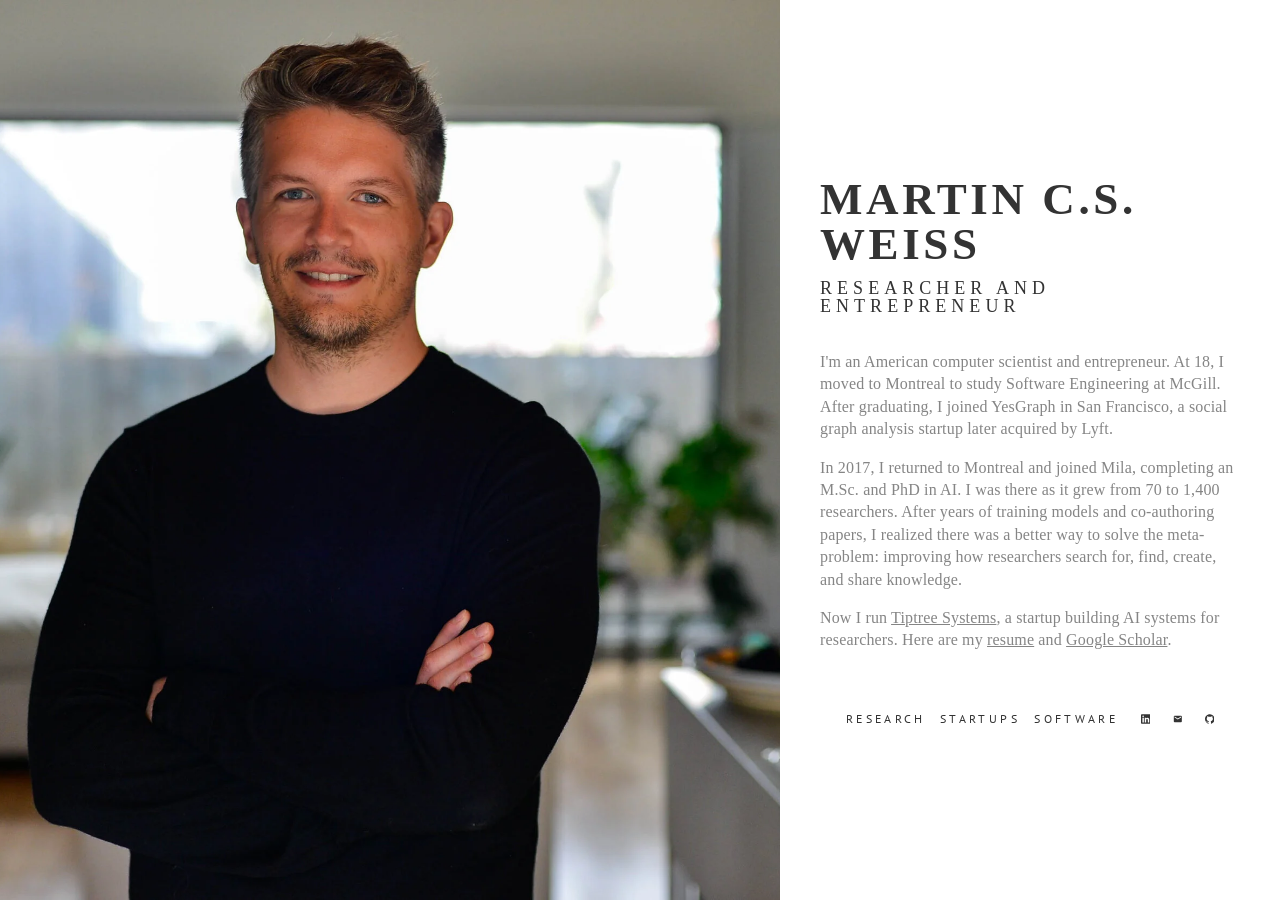
<file: index.html>
<!DOCTYPE html>
<html lang="en">
<head>
  <meta charset="UTF-8">
  <meta name="viewport" content="width=device-width, initial-scale=1.0">
  <title>Martin C.S. Weiss</title>
  <link rel="stylesheet" href="css/style.css">
</head>
<body class="homepage">

  <div class="homepage-layout">

  <div class="hero-image">
    <img src="images/profile.jpg" alt="Martin C.S. Weiss">
  </div>

  <div class="content-block">
    <h1 class="name-title">MARTIN C.S. WEISS</h1>
    <h1 class="subtitle">RESEARCHER AND ENTREPRENEUR</h1>

    <div class="bio">
      <p>I'm an American computer scientist and entrepreneur. At 18, I moved to Montreal to study Software Engineering at McGill. After graduating, I joined YesGraph in San Francisco, a social graph analysis startup later acquired by Lyft.</p>
      <p>In 2017, I returned to Montreal and joined Mila, completing an M.Sc. and PhD in AI. I was there as it grew from 70 to 1,400 researchers. After years of training models and co-authoring papers, I realized there was a better way to solve the meta-problem: improving how researchers search for, find, create, and share knowledge.</p>
      <p>Now I run <a href="https://tiptreesystems.com/">Tiptree Systems</a>, a startup building AI systems for researchers. Here are my <a href="Martin_Weiss_Resume.pdf">resume</a> and <a href="https://scholar.google.ca/citations?hl=en&user=t7lQYWwAAAAJ">Google Scholar</a>.</p>
    </div>

    <div class="bottom-nav">
      <a href="research.html">Research</a>
      <a href="startups.html">Startups</a>
      <a href="software.html">Software</a>

      <span class="social-icons">
        <a href="https://www.linkedin.com/in/martin-weiss-6240703a" target="_blank" rel="noopener" aria-label="LinkedIn">
          <svg xmlns="http://www.w3.org/2000/svg" viewBox="0 0 24 24"><path d="M20.447 20.452h-3.554v-5.569c0-1.328-.027-3.037-1.852-3.037-1.853 0-2.136 1.445-2.136 2.939v5.667H9.351V9h3.414v1.561h.046c.477-.9 1.637-1.85 3.37-1.85 3.601 0 4.267 2.37 4.267 5.455v6.286zM5.337 7.433a2.062 2.062 0 01-2.063-2.065 2.064 2.064 0 112.063 2.065zm1.782 13.019H3.555V9h3.564v11.452zM22.225 0H1.771C.792 0 0 .774 0 1.729v20.542C0 23.227.792 24 1.771 24h20.451C23.2 24 24 23.227 24 22.271V1.729C24 .774 23.2 0 22.222 0h.003z"/></svg>
        </a>
        <a href="mailto:Martin.clyde.weiss@gmail.com" aria-label="Email">
          <svg xmlns="http://www.w3.org/2000/svg" viewBox="0 0 24 24"><path d="M20 4H4c-1.1 0-2 .9-2 2v12c0 1.1.9 2 2 2h16c1.1 0 2-.9 2-2V6c0-1.1-.9-2-2-2zm0 4l-8 5-8-5V6l8 5 8-5v2z"/></svg>
        </a>
        <a href="https://github.com/mweiss17" target="_blank" rel="noopener" aria-label="GitHub">
          <svg xmlns="http://www.w3.org/2000/svg" viewBox="0 0 24 24"><path d="M12 .297c-6.63 0-12 5.373-12 12 0 5.303 3.438 9.8 8.205 11.385.6.113.82-.258.82-.577 0-.285-.01-1.04-.015-2.04-3.338.724-4.042-1.61-4.042-1.61C4.422 18.07 3.633 17.7 3.633 17.7c-1.087-.744.084-.729.084-.729 1.205.084 1.838 1.236 1.838 1.236 1.07 1.835 2.809 1.305 3.495.998.108-.776.417-1.305.76-1.605-2.665-.3-5.466-1.332-5.466-5.93 0-1.31.465-2.38 1.235-3.22-.135-.303-.54-1.523.105-3.176 0 0 1.005-.322 3.3 1.23.96-.267 1.98-.399 3-.405 1.02.006 2.04.138 3 .405 2.28-1.552 3.285-1.23 3.285-1.23.645 1.653.24 2.873.12 3.176.765.84 1.23 1.91 1.23 3.22 0 4.61-2.805 5.625-5.475 5.92.42.36.81 1.096.81 2.22 0 1.606-.015 2.896-.015 3.286 0 .315.21.69.825.57C20.565 22.092 24 17.592 24 12.297c0-6.627-5.373-12-12-12"/></svg>
        </a>
      </span>
    </div>
  </div>

  </div><!-- .homepage-layout -->

</body>
</html>
</file>
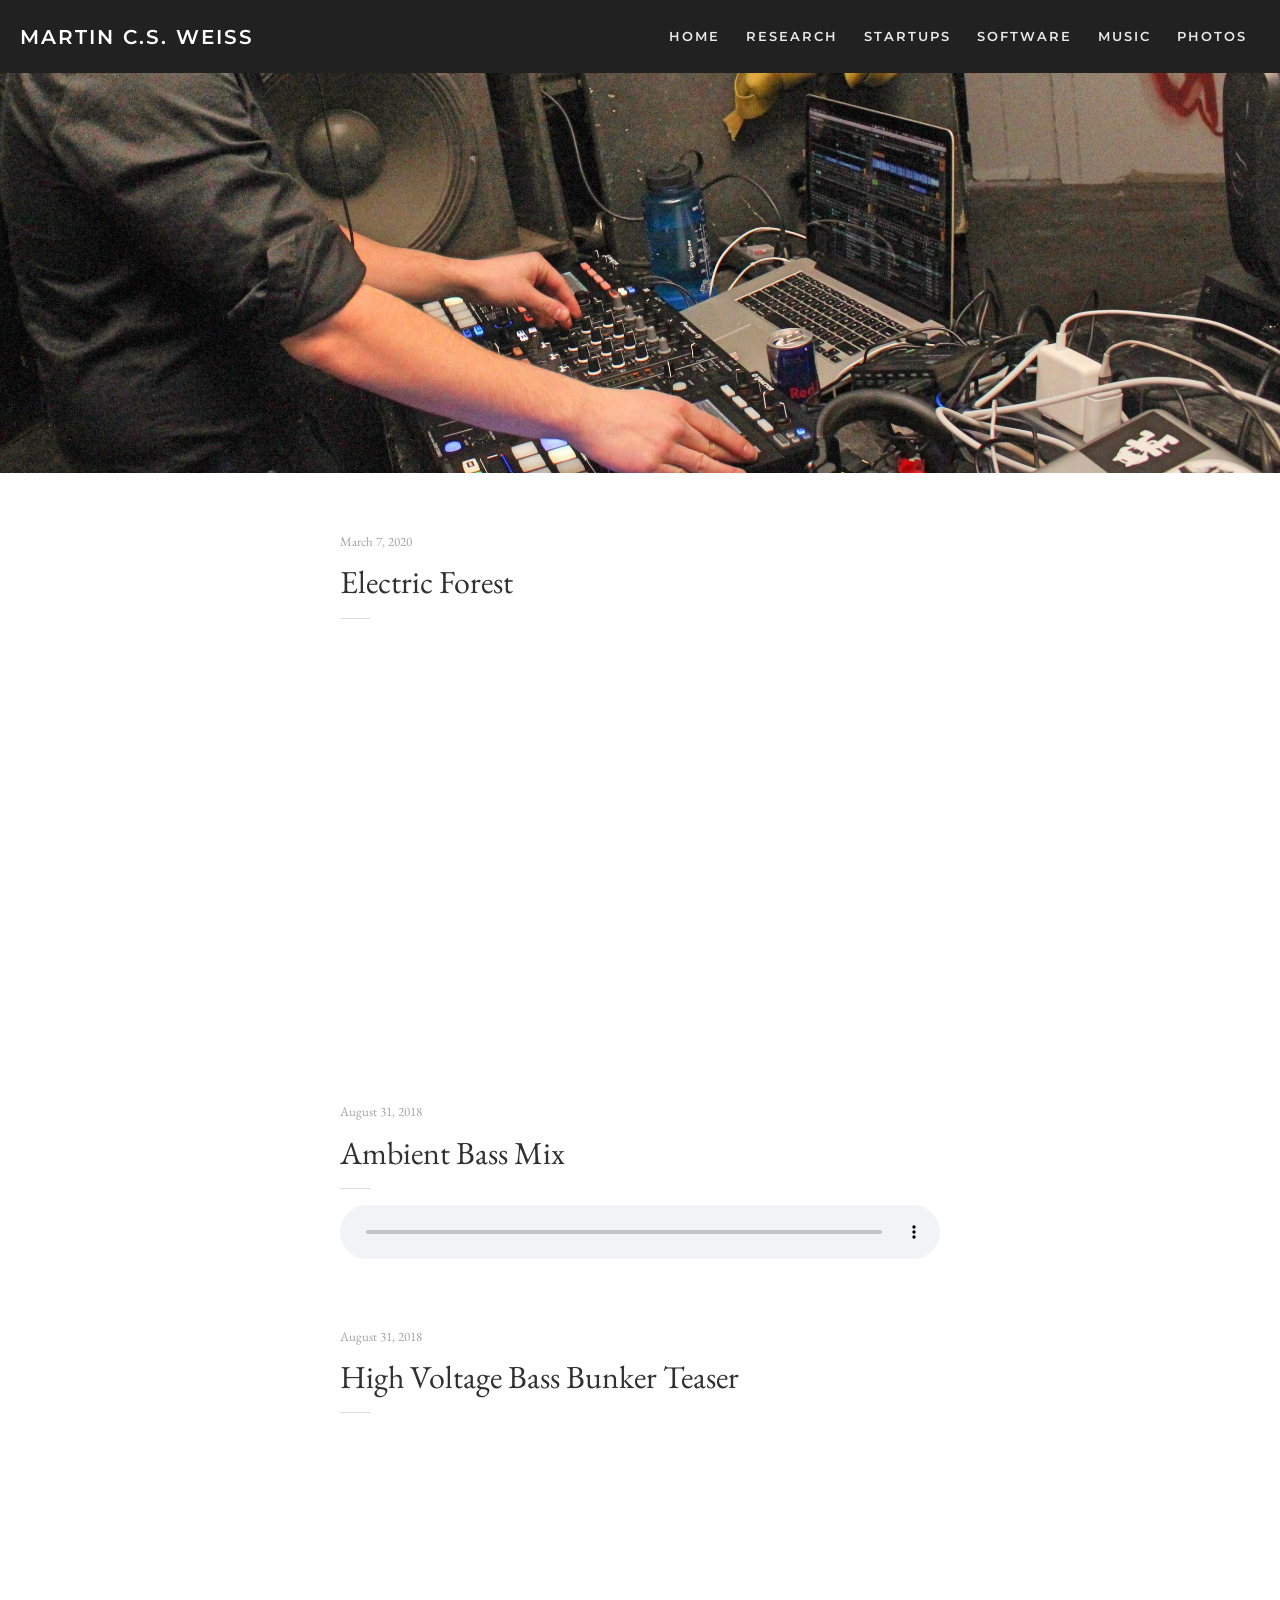
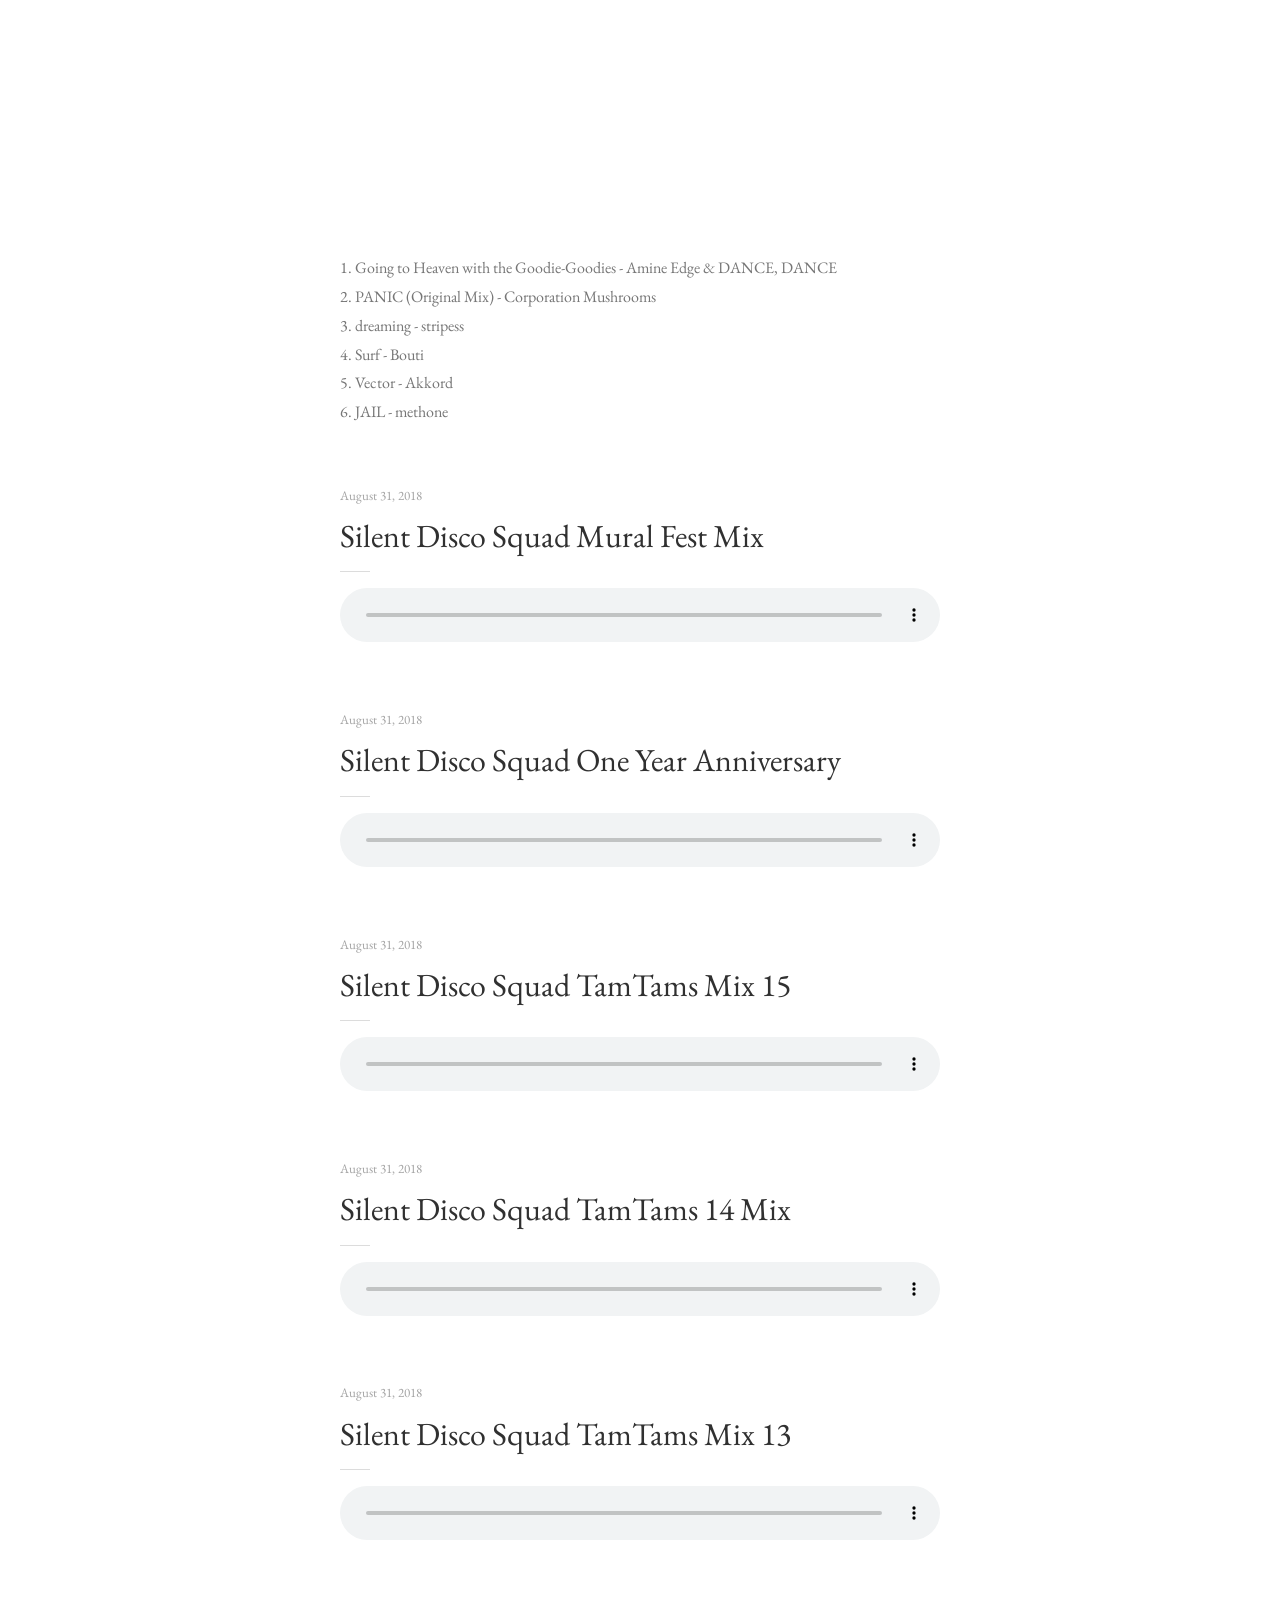
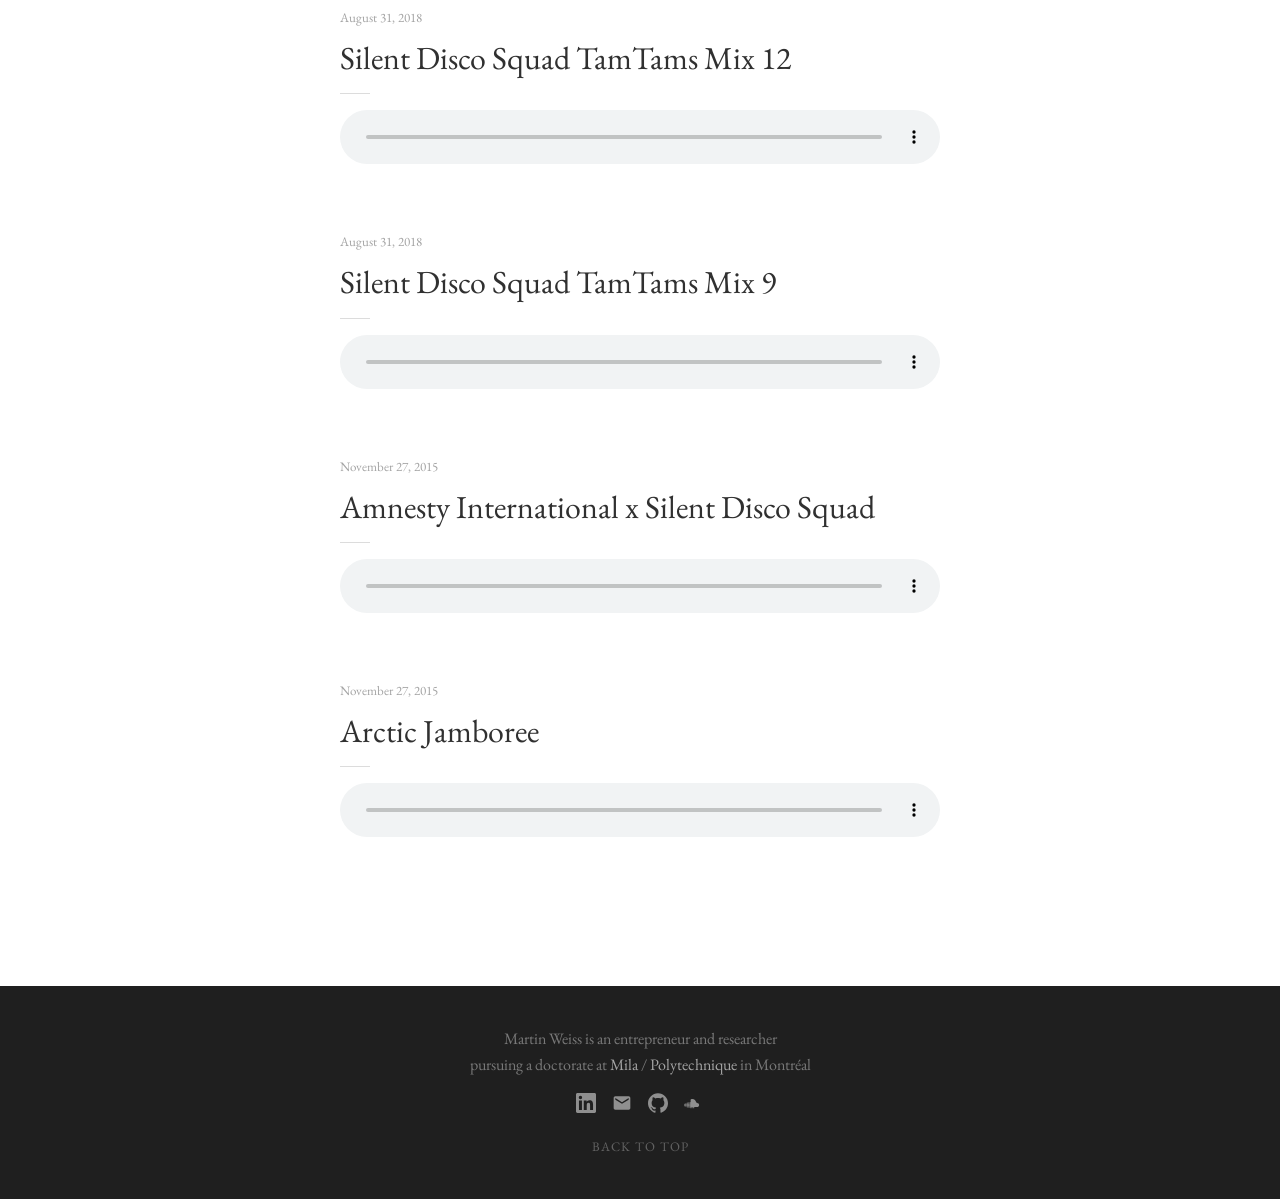
<file: mixing.html>
<!DOCTYPE html>
<html lang="en">
<head>
  <meta charset="UTF-8">
  <meta name="viewport" content="width=device-width, initial-scale=1.0">
  <title>Mixing — Martin C.S. Weiss</title>
  <link rel="stylesheet" href="css/style.css">
</head>
<body>

  <!-- Header -->
  <header class="site-header" id="header">
    <a href="index.html" class="site-title">Martin C.S. Weiss</a>
    <button class="menu-toggle" onclick="document.querySelector('.site-header nav').classList.toggle('open')">
      <span></span><span></span><span></span>
    </button>
    <nav>
      <a href="index.html">Home</a>
      <a href="research.html">Research</a>
      <a href="startups.html">Startups</a>
      <a href="software.html">Software</a>
      <div class="dropdown">
        <a href="#">Music</a>
        <div class="dropdown-menu">
          <a href="production.html">Production</a>
          <a href="mixing.html">Mixing</a>
        </div>
      </div>
      <div class="dropdown">
        <a href="#">Photos</a>
        <div class="dropdown-menu">
          <a href="new-gallery.html">Martin</a>
          <a href="colorado-2018-1.html">Colorado 2018</a>
          <a href="mila.html">Mila</a>
        </div>
      </div>
    </nav>
  </header>

  <!-- Banner -->
  <div class="banner">
    <img src="images/mixing-banner.jpg" alt="Mixing">
  </div>

  <!-- Content -->
  <div class="page-content">
    <div class="blog-list">

      <!-- Electric Forest -->
      <div class="blog-entry">
        <div class="entry-date">March 7, 2020</div>
        <h2 class="entry-title">Electric Forest</h2>
        <div class="entry-separator"></div>
        <div class="soundcloud-embed">
          <iframe scrolling="no" frameborder="no" allow="autoplay" src="https://w.soundcloud.com/player/?url=https%3A//api.soundcloud.com/tracks/213178510&color=%23ff5500&auto_play=false&hide_related=false&show_comments=true&show_user=true&show_reposts=false&show_teaser=true&visual=true"></iframe>
        </div>
      </div>

      <!-- Ambient Bass Mix -->
      <div class="blog-entry">
        <div class="entry-date">August 31, 2018</div>
        <h2 class="entry-title">Ambient Bass Mix</h2>
        <div class="entry-separator"></div>
        <div class="audio-player">
          <audio controls>
            <source src="https://s3-us-west-1.amazonaws.com/martin-weiss-me-music/Martin+Music/AmbientBassMix.mp3" type="audio/mpeg">
          </audio>
        </div>
      </div>

      <!-- High Voltage Bass Bunker Teaser -->
      <div class="blog-entry">
        <div class="entry-date">August 31, 2018</div>
        <h2 class="entry-title">High Voltage Bass Bunker Teaser</h2>
        <div class="entry-separator"></div>
        <div class="soundcloud-embed">
          <iframe scrolling="no" frameborder="no" allow="autoplay" src="https://w.soundcloud.com/player/?url=https%3A//api.soundcloud.com/tracks/415104876&color=%23ff5500&auto_play=false&hide_related=false&show_comments=true&show_user=true&show_reposts=false&show_teaser=true&visual=true"></iframe>
        </div>
        <div class="tracklist">1. Going to Heaven with the Goodie-Goodies - Amine Edge & DANCE, DANCE
2. PANIC (Original Mix) - Corporation Mushrooms
3. dreaming - stripess
4. Surf - Bouti
5. Vector - Akkord
6. JAIL - methone</div>
      </div>

      <!-- Silent Disco Squad Mural Fest Mix -->
      <div class="blog-entry">
        <div class="entry-date">August 31, 2018</div>
        <h2 class="entry-title">Silent Disco Squad Mural Fest Mix</h2>
        <div class="entry-separator"></div>
        <div class="audio-player">
          <audio controls>
            <source src="https://s3-us-west-1.amazonaws.com/martin-weiss-me-music/Martin+Music/SDSxMural-Mix.mp3" type="audio/mpeg">
          </audio>
        </div>
      </div>

      <!-- Silent Disco Squad One Year Anniversary -->
      <div class="blog-entry">
        <div class="entry-date">August 31, 2018</div>
        <h2 class="entry-title">Silent Disco Squad One Year Anniversary</h2>
        <div class="entry-separator"></div>
        <div class="audio-player">
          <audio controls>
            <source src="https://s3-us-west-1.amazonaws.com/martin-weiss-me-music/Martin+Music/SDS+One+Year+Anniversary.wav" type="audio/wav">
          </audio>
        </div>
      </div>

      <!-- Silent Disco Squad TamTams Mix 15 -->
      <div class="blog-entry">
        <div class="entry-date">August 31, 2018</div>
        <h2 class="entry-title">Silent Disco Squad TamTams Mix 15</h2>
        <div class="entry-separator"></div>
        <div class="audio-player">
          <audio controls>
            <source src="https://s3-us-west-1.amazonaws.com/martin-weiss-me-music/Martin+Music/TamTams+15.mp3" type="audio/mpeg">
          </audio>
        </div>
      </div>

      <!-- Silent Disco Squad TamTams 14 Mix -->
      <div class="blog-entry">
        <div class="entry-date">August 31, 2018</div>
        <h2 class="entry-title">Silent Disco Squad TamTams 14 Mix</h2>
        <div class="entry-separator"></div>
        <div class="audio-player">
          <audio controls>
            <source src="https://s3-us-west-1.amazonaws.com/martin-weiss-me-music/Martin+Music/TamTams+14.mp3" type="audio/mpeg">
          </audio>
        </div>
      </div>

      <!-- Silent Disco Squad TamTams Mix 13 -->
      <div class="blog-entry">
        <div class="entry-date">August 31, 2018</div>
        <h2 class="entry-title">Silent Disco Squad TamTams Mix 13</h2>
        <div class="entry-separator"></div>
        <div class="audio-player">
          <audio controls>
            <source src="https://s3-us-west-1.amazonaws.com/martin-weiss-me-music/Martin+Music/TamTams+13.mp3" type="audio/mpeg">
          </audio>
        </div>
      </div>

      <!-- Silent Disco Squad TamTams Mix 12 -->
      <div class="blog-entry">
        <div class="entry-date">August 31, 2018</div>
        <h2 class="entry-title">Silent Disco Squad TamTams Mix 12</h2>
        <div class="entry-separator"></div>
        <div class="audio-player">
          <audio controls>
            <source src="https://s3-us-west-1.amazonaws.com/martin-weiss-me-music/Martin+Music/TamTams+12.mp3" type="audio/mpeg">
          </audio>
        </div>
      </div>

      <!-- Silent Disco Squad TamTams Mix 9 -->
      <div class="blog-entry">
        <div class="entry-date">August 31, 2018</div>
        <h2 class="entry-title">Silent Disco Squad TamTams Mix 9</h2>
        <div class="entry-separator"></div>
        <div class="audio-player">
          <audio controls>
            <source src="https://s3-us-west-1.amazonaws.com/martin-weiss-me-music/Martin+Music/TamTams+9.mp3" type="audio/mpeg">
          </audio>
        </div>
      </div>

      <!-- Amnesty International x Silent Disco Squad -->
      <div class="blog-entry">
        <div class="entry-date">November 27, 2015</div>
        <h2 class="entry-title">Amnesty International x Silent Disco Squad</h2>
        <div class="entry-separator"></div>
        <div class="audio-player">
          <audio controls>
            <source src="https://s3-us-west-1.amazonaws.com/martin-weiss-me-music/Martin+Music/AISDSMix.mp3" type="audio/mpeg">
          </audio>
        </div>
      </div>

      <!-- Arctic Jamboree -->
      <div class="blog-entry">
        <div class="entry-date">November 27, 2015</div>
        <h2 class="entry-title">Arctic Jamboree</h2>
        <div class="entry-separator"></div>
        <div class="audio-player">
          <audio controls>
            <source src="https://s3-us-west-1.amazonaws.com/martin-weiss-me-music/Martin+Music/Arctic+Jamboree+Final.mp3" type="audio/mpeg">
          </audio>
        </div>
      </div>

    </div>
  </div>

  <!-- Footer -->
  <footer class="site-footer">
    <div>Martin Weiss is an entrepreneur and researcher</div>
    <div>pursuing a doctorate at <a href="https://mila.quebec/">Mila</a> / <a href="https://polymtl.ca/">Polytechnique</a> in Montréal</div>
    <div class="footer-social">
      <a href="https://www.linkedin.com/in/martin-weiss-6240703a" target="_blank" rel="noopener" aria-label="LinkedIn">
        <svg xmlns="http://www.w3.org/2000/svg" viewBox="0 0 24 24"><path d="M20.447 20.452h-3.554v-5.569c0-1.328-.027-3.037-1.852-3.037-1.853 0-2.136 1.445-2.136 2.939v5.667H9.351V9h3.414v1.561h.046c.477-.9 1.637-1.85 3.37-1.85 3.601 0 4.267 2.37 4.267 5.455v6.286zM5.337 7.433a2.062 2.062 0 01-2.063-2.065 2.064 2.064 0 112.063 2.065zm1.782 13.019H3.555V9h3.564v11.452zM22.225 0H1.771C.792 0 0 .774 0 1.729v20.542C0 23.227.792 24 1.771 24h20.451C23.2 24 24 23.227 24 22.271V1.729C24 .774 23.2 0 22.222 0h.003z"/></svg>
      </a>
      <a href="mailto:Martin.clyde.weiss@gmail.com" aria-label="Email">
        <svg xmlns="http://www.w3.org/2000/svg" viewBox="0 0 24 24"><path d="M20 4H4c-1.1 0-2 .9-2 2v12c0 1.1.9 2 2 2h16c1.1 0 2-.9 2-2V6c0-1.1-.9-2-2-2zm0 4l-8 5-8-5V6l8 5 8-5v2z"/></svg>
      </a>
      <a href="https://github.com/mweiss17" target="_blank" rel="noopener" aria-label="GitHub">
        <svg xmlns="http://www.w3.org/2000/svg" viewBox="0 0 24 24"><path d="M12 .297c-6.63 0-12 5.373-12 12 0 5.303 3.438 9.8 8.205 11.385.6.113.82-.258.82-.577 0-.285-.01-1.04-.015-2.04-3.338.724-4.042-1.61-4.042-1.61C4.422 18.07 3.633 17.7 3.633 17.7c-1.087-.744.084-.729.084-.729 1.205.084 1.838 1.236 1.838 1.236 1.07 1.835 2.809 1.305 3.495.998.108-.776.417-1.305.76-1.605-2.665-.3-5.466-1.332-5.466-5.93 0-1.31.465-2.38 1.235-3.22-.135-.303-.54-1.523.105-3.176 0 0 1.005-.322 3.3 1.23.96-.267 1.98-.399 3-.405 1.02.006 2.04.138 3 .405 2.28-1.552 3.285-1.23 3.285-1.23.645 1.653.24 2.873.12 3.176.765.84 1.23 1.91 1.23 3.22 0 4.61-2.805 5.625-5.475 5.92.42.36.81 1.096.81 2.22 0 1.606-.015 2.896-.015 3.286 0 .315.21.69.825.57C20.565 22.092 24 17.592 24 12.297c0-6.627-5.373-12-12-12"/></svg>
      </a>
      <a href="http://soundcloud.com/rmfrstar" target="_blank" rel="noopener" aria-label="SoundCloud">
        <svg xmlns="http://www.w3.org/2000/svg" viewBox="0 0 24 24"><path d="M1.175 12.225c-.051 0-.094.046-.101.1l-.233 2.154.233 2.105c.007.058.05.098.101.098.05 0 .09-.04.099-.098l.255-2.105-.27-2.154c-.009-.057-.049-.1-.1-.1m-.899.828c-.06 0-.091.037-.104.094L0 14.479l.172 1.31c.013.06.045.094.104.094.057 0 .089-.035.104-.094l.194-1.31-.194-1.332c-.014-.057-.047-.094-.104-.094m1.79-1.065c-.067 0-.12.056-.12.12l-.238 2.373.238 2.326c0 .065.053.12.12.12s.12-.055.12-.12l.266-2.326-.266-2.373c0-.064-.053-.12-.12-.12m.899-.382c-.076 0-.138.063-.138.14l-.22 2.754.22 2.694c0 .076.062.14.138.14.075 0 .138-.064.138-.14l.248-2.694-.248-2.753c0-.077-.063-.14-.138-.14m.89-.336c-.083 0-.154.07-.154.155l-.204 3.09.204 3.015c0 .086.07.155.154.155.083 0 .154-.069.154-.155l.228-3.015-.228-3.09c0-.085-.071-.155-.154-.155m.898-.197c-.093 0-.17.079-.17.172l-.188 3.287.188 3.15c0 .095.077.172.17.172.094 0 .17-.077.17-.172l.212-3.15-.212-3.287c0-.093-.076-.172-.17-.172m.9-.192c-.102 0-.184.085-.184.19l-.172 3.478.172 3.258c0 .104.082.19.184.19.101 0 .184-.086.184-.19l.192-3.258-.192-3.478c0-.105-.083-.19-.184-.19m.9-.113c-.111 0-.2.094-.2.209l-.156 3.59.156 3.33c0 .114.089.209.2.209.11 0 .2-.095.2-.209l.176-3.33-.176-3.59c0-.115-.09-.209-.2-.209m.9-.1c-.12 0-.218.1-.218.224l-.14 3.69.14 3.397c0 .124.098.224.218.224.12 0 .218-.1.218-.224l.158-3.397-.158-3.69c0-.124-.098-.224-.218-.224m.896-.08c-.13 0-.234.11-.234.243l-.126 3.77.126 3.447c0 .133.104.243.234.243.129 0 .234-.11.234-.243l.14-3.447-.14-3.77c0-.132-.105-.243-.234-.243m.9-.04c-.14 0-.252.118-.252.26l-.11 3.81.11 3.487c0 .143.112.26.252.26.139 0 .252-.117.252-.26l.124-3.487-.124-3.81c0-.142-.113-.26-.252-.26m.9-.03c-.148 0-.268.126-.268.278l-.094 3.84.094 3.51c0 .152.12.278.268.278.148 0 .268-.126.268-.278l.106-3.51-.106-3.84c0-.152-.12-.278-.268-.278m.9 0c-.158 0-.284.134-.284.296l-.078 3.84.078 3.498c0 .162.126.296.284.296.156 0 .284-.134.284-.296l.088-3.498-.088-3.84c0-.162-.128-.296-.284-.296m.9.05c-.166 0-.3.14-.3.313l-.066 3.79.066 3.46c0 .172.134.313.3.313.166 0 .3-.14.3-.313l.074-3.46-.074-3.79c0-.173-.134-.313-.3-.313m3.732.86c-.36 0-.705.065-1.025.188-.212-2.4-2.244-4.274-4.73-4.274-.614 0-1.204.123-1.74.345-.2.082-.254.166-.254.33v8.514c0 .17.137.313.306.324h7.443c1.38 0 2.5-1.12 2.5-2.5s-1.12-2.5-2.5-2.5"/></svg>
      </a>
    </div>
    <a href="#header" class="back-to-top">Back to Top</a>
  </footer>

</body>
</html>
</file>
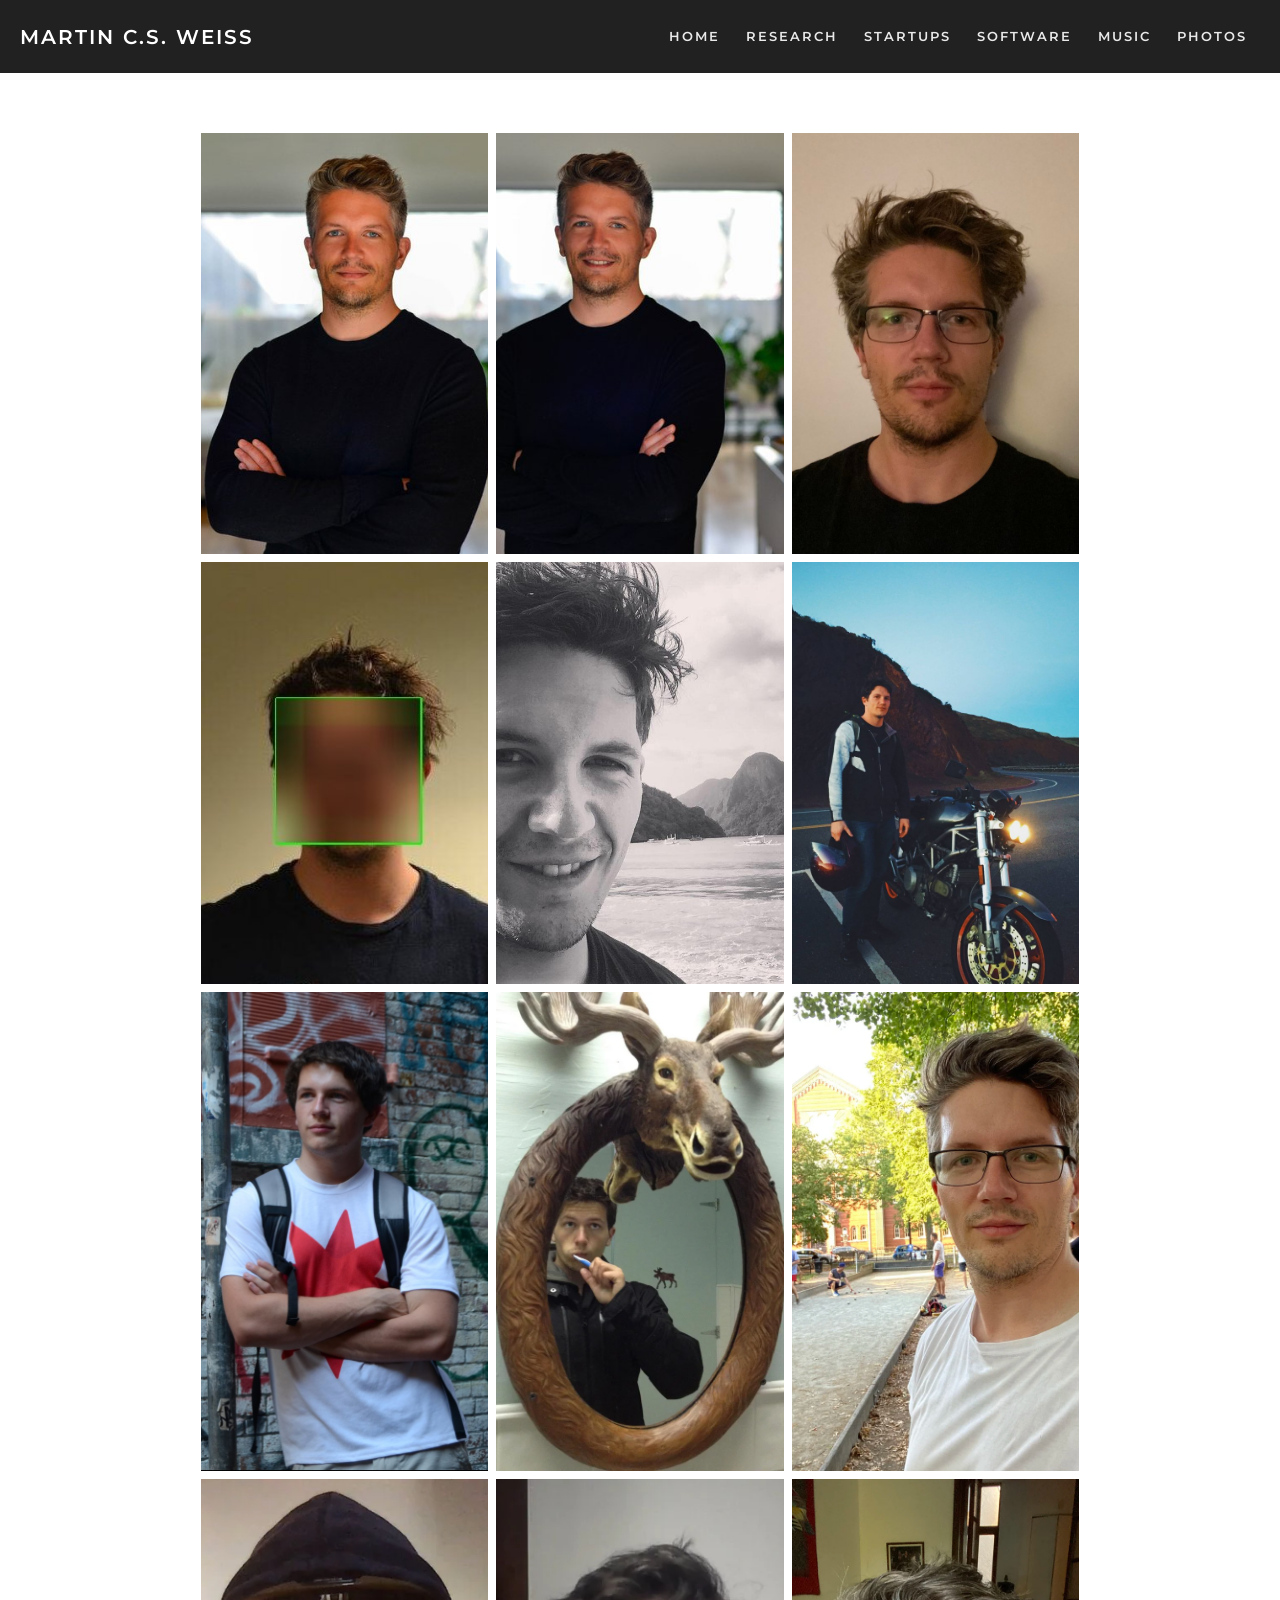
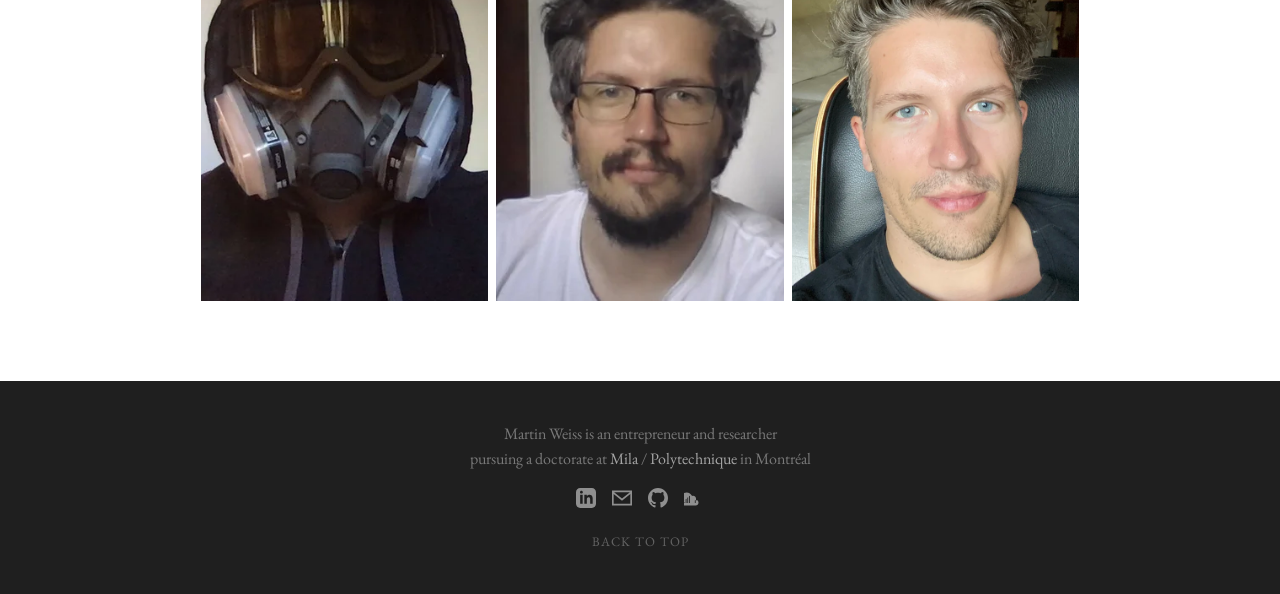
<file: photos.html>
<!DOCTYPE html>
<html lang="en">
<head>
  <meta charset="UTF-8">
  <meta name="viewport" content="width=device-width, initial-scale=1.0">
  <title>Martin — Martin C.S. Weiss</title>
  <link rel="stylesheet" href="css/style.css">
</head>
<body>

  <!-- Header -->
  <header class="site-header" id="header">
    <a href="/" class="site-title">Martin C.S. Weiss</a>
    <button class="menu-toggle" onclick="document.querySelector('.site-header nav').classList.toggle('open')">
      <span></span><span></span><span></span>
    </button>
    <nav>
      <a href="/">Home</a>
      <a href="/research">Research</a>
      <a href="/startups">Startups</a>
      <a href="/software">Software</a>
      <div class="dropdown">
        <a href="#">Music</a>
        <div class="dropdown-menu">
          <a href="/production">Production</a>
          <a href="/mixing">Mixing</a>
        </div>
      </div>
      <div class="dropdown">
        <a href="#">Photos</a>
        <div class="dropdown-menu">
          <a href="/new-gallery">Martin</a>
          <a href="/colorado-2018-1">Colorado 2018</a>
          <a href="/mila">Mila</a>
        </div>
      </div>
    </nav>
  </header>

  <!-- Page Content -->
  <div class="page-content">

    <div class="gallery-grid">

      <div class="gallery-item">
        <img src="images/photo-1.jpg" alt="Photo 1">
      </div>

      <div class="gallery-item">
        <img src="images/photo-2.jpg" alt="Photo 2">
      </div>

      <div class="gallery-item">
        <img src="images/photo-3.jpeg" alt="Martin with glasses">
        <div class="caption">Martin with glasses</div>
      </div>

      <div class="gallery-item">
        <img src="images/photo-4.jpg" alt="Anonymized">
        <div class="caption">Anonymized</div>
      </div>

      <div class="gallery-item">
        <img src="images/photo-5.jpeg" alt="Photo 5">
      </div>

      <div class="gallery-item">
        <img src="images/photo-6.jpg" alt="First visit to SF -- best roads in the world">
        <div class="caption">First visit to SF -- best roads in the world</div>
      </div>

      <div class="gallery-item">
        <img src="images/photo-7.png" alt="Helping out with a Moral Fibers Photoshoot">
        <div class="caption">Helping out with a Moral Fibers Photoshoot</div>
      </div>

      <div class="gallery-item">
        <img src="images/photo-8.jpg" alt="Photo 8">
      </div>

      <div class="gallery-item">
        <img src="images/photo-9.jpg" alt="Photo 9">
      </div>

      <div class="gallery-item">
        <img src="images/photo-10.jpg" alt="Martin preparing to venture out of Quarantine into the post-apocalyptic wasteland">
        <div class="caption">Martin preparing to venture out of Quarantine into the post-apocalyptic wasteland</div>
      </div>

      <div class="gallery-item">
        <img src="images/photo-11.jpg" alt="I grew a Quarantine beard">
        <div class="caption">I grew a Quarantine beard</div>
      </div>

      <div class="gallery-item">
        <img src="images/photo-12.jpg" alt="I removed the Quarantine beard">
        <div class="caption">I removed the Quarantine beard</div>
      </div>

    </div>

  </div>

  <!-- Footer -->
  <footer class="site-footer">
    <div>Martin Weiss is an entrepreneur and researcher</div>
    <div>pursuing a doctorate at <a href="https://mila.quebec/">Mila</a> / <a href="https://polymtl.ca/">Polytechnique</a> in Montréal</div>
    <div class="footer-social">
      <a href="https://www.linkedin.com/in/martin-weiss-6240703a" title="LinkedIn">
        <svg viewBox="0 0 24 24"><path d="M19 0h-14c-2.761 0-5 2.239-5 5v14c0 2.761 2.239 5 5 5h14c2.762 0 5-2.239 5-5v-14c0-2.761-2.238-5-5-5zm-11 19h-3v-11h3v11zm-1.5-12.268c-.966 0-1.75-.79-1.75-1.764s.784-1.764 1.75-1.764 1.75.79 1.75 1.764-.783 1.764-1.75 1.764zm13.5 12.268h-3v-5.604c0-3.368-4-3.113-4 0v5.604h-3v-11h3v1.765c1.396-2.586 7-2.777 7 2.476v6.759z"/></svg>
      </a>
      <a href="mailto:Martin.clyde.weiss@gmail.com" title="Email">
        <svg viewBox="0 0 24 24"><path d="M0 3v18h24v-18h-24zm21.518 2l-9.518 7.713-9.518-7.713h19.036zm-19.518 14v-11.817l10 8.104 10-8.104v11.817h-20z"/></svg>
      </a>
      <a href="https://github.com/mweiss17" title="GitHub">
        <svg viewBox="0 0 24 24"><path d="M12 0c-6.626 0-12 5.373-12 12 0 5.302 3.438 9.8 8.207 11.387.599.111.793-.261.793-.577v-2.234c-3.338.726-4.033-1.416-4.033-1.416-.546-1.387-1.333-1.756-1.333-1.756-1.089-.745.083-.729.083-.729 1.205.084 1.839 1.237 1.839 1.237 1.07 1.834 2.807 1.304 3.492.997.107-.775.418-1.305.762-1.604-2.665-.305-5.467-1.334-5.467-5.931 0-1.311.469-2.381 1.236-3.221-.124-.303-.535-1.524.117-3.176 0 0 1.008-.322 3.301 1.23.957-.266 1.983-.399 3.003-.404 1.02.005 2.047.138 3.006.404 2.291-1.552 3.297-1.23 3.297-1.23.653 1.653.242 2.874.118 3.176.77.84 1.235 1.911 1.235 3.221 0 4.609-2.807 5.624-5.479 5.921.43.372.823 1.102.823 2.222v3.293c0 .319.192.694.801.576 4.765-1.589 8.199-6.086 8.199-11.386 0-6.627-5.373-12-12-12z"/></svg>
      </a>
      <a href="http://soundcloud.com/rmfrstar" title="SoundCloud">
        <svg viewBox="0 0 24 24"><path d="M7 17.939h-1v-8.068c.308-.231.639-.429 1-.566v8.634zm-2 0h-1v-6.232c.304-.274.639-.514 1-.706v6.938zm-2 0h-1v-4.389c.254-.247.623-.477 1-.633v5.022zm-2 0h-1v-2.84c.218-.199.52-.373 1-.519v3.359zm13-2.56v2.56h-1v-2.56c0-.353.158-.669.408-.874.186.166.326.39.394.648.063-.01.127-.016.198-.016s.135.006.198.016c.068-.258.208-.482.394-.648.25.205.408.521.408.874zm-1-1.867v-.441c-.317.206-.585.479-.777.803-.192-.324-.46-.597-.777-.803v.441c0 .505-.183.969-.503 1.322.192.263.44.484.726.649-.074.131-.126.272-.157.419-.029.156-.045.316-.045.478v2.56h1.11v-2.56c0-.162-.016-.322-.045-.478-.031-.147-.083-.288-.157-.419.286-.165.534-.386.726-.649-.32-.353-.503-.817-.503-1.322zm-13 3.867h1v-3.472c-.457-.109-.842-.305-1-.561v4.033zm14.42-4.869c-.201-1.723-1.655-3.07-3.42-3.07-.467 0-.909.1-1.308.277-1.086-2.547-3.618-4.317-6.586-4.317-3.93 0-7.106 3.14-7.106 7.025 0 .143.004.285.013.427-.552.186-.954.695-.954 1.294v5.453c0 .762.617 1.378 1.378 1.378h17.563c1.871 0 3.401-1.53 3.401-3.401 0-1.822-1.455-3.304-3.254-3.371l.273.305z"/></svg>
      </a>
    </div>
    <a href="#header" class="back-to-top">Back to Top</a>
  </footer>

</body>
</html>
</file>
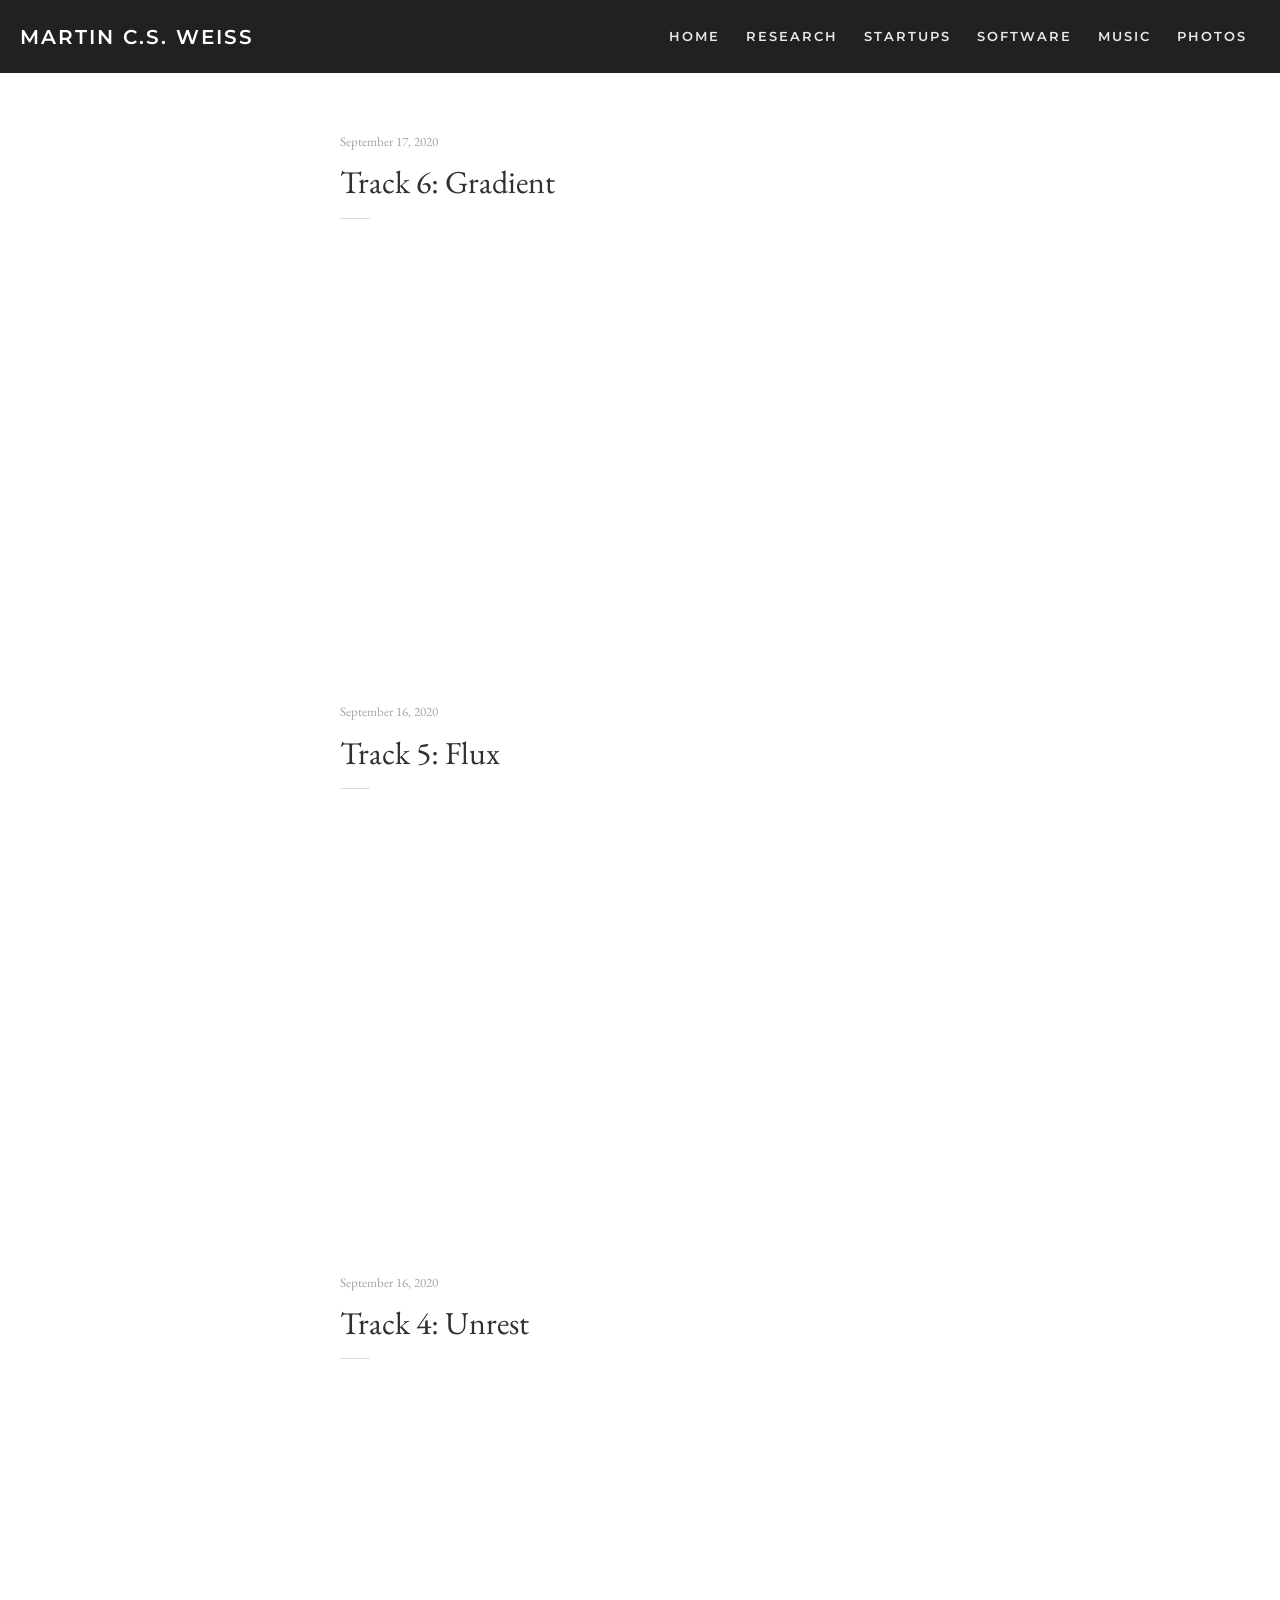
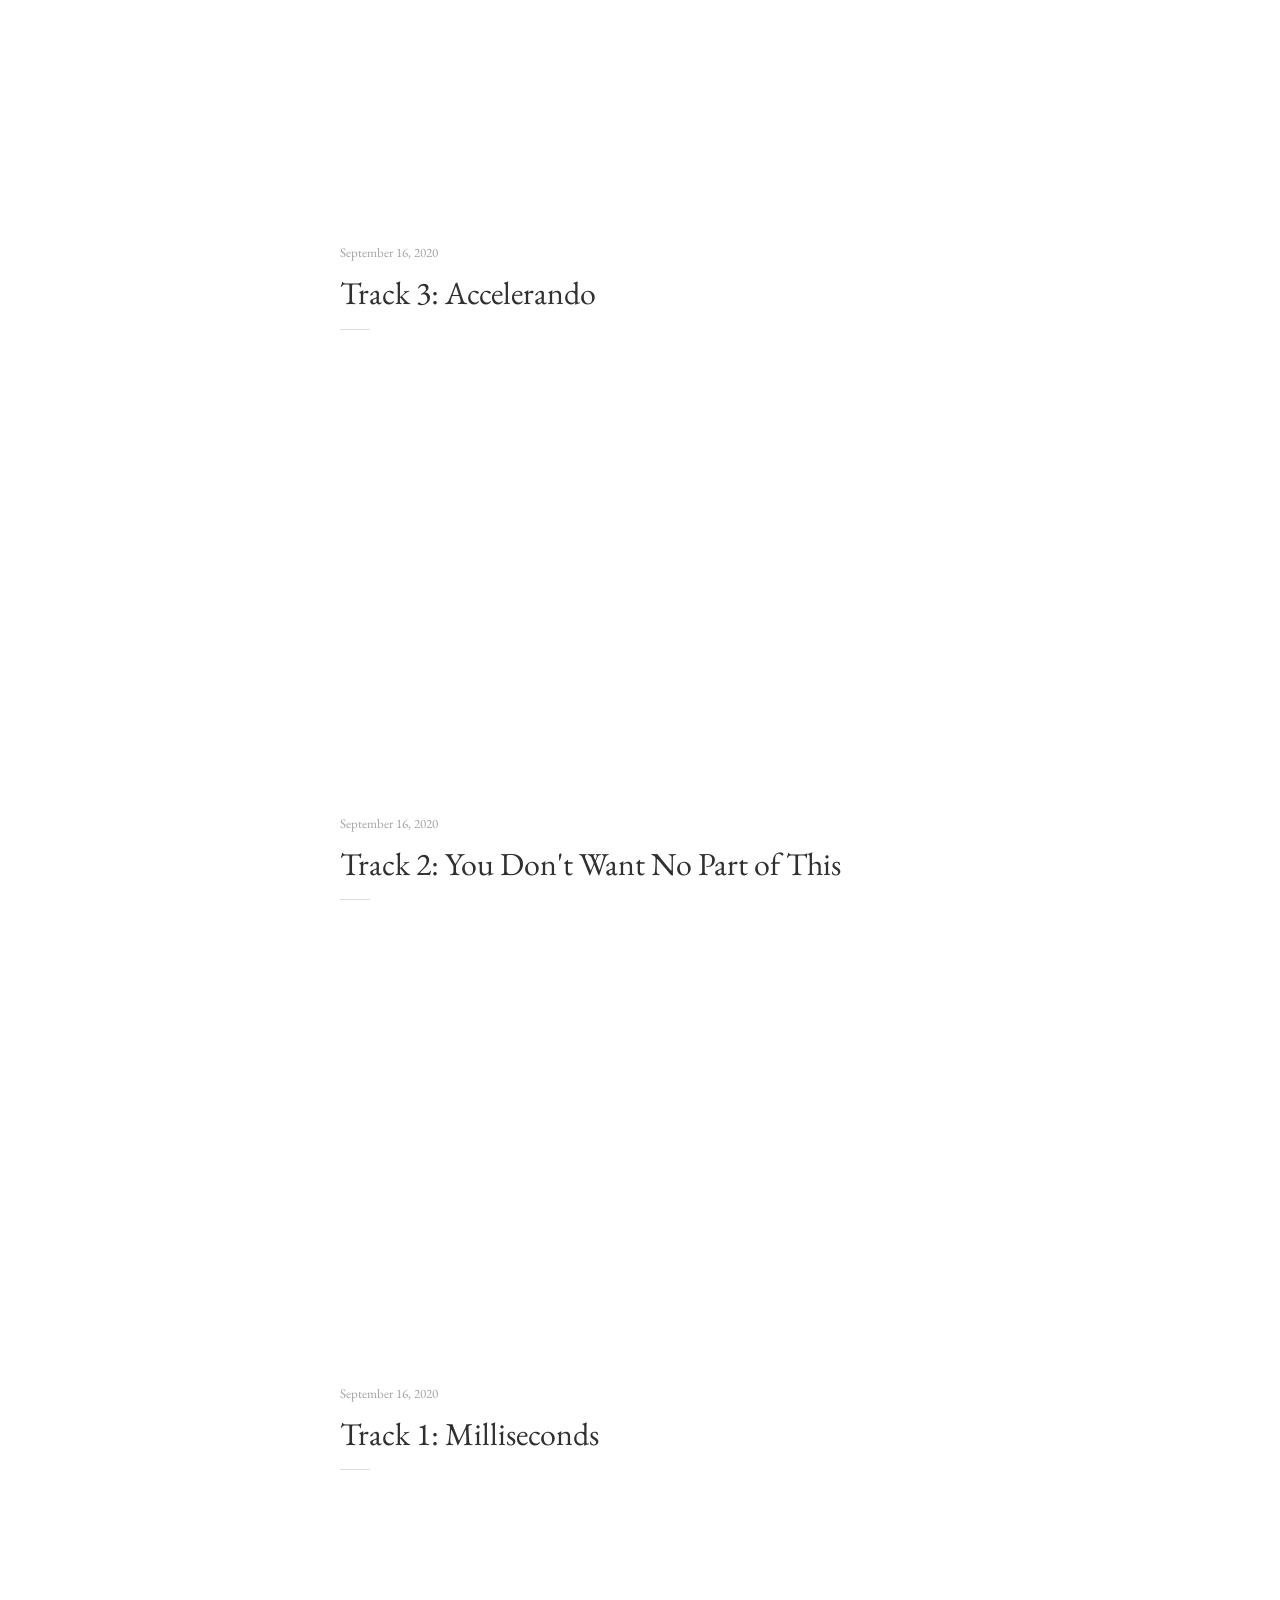
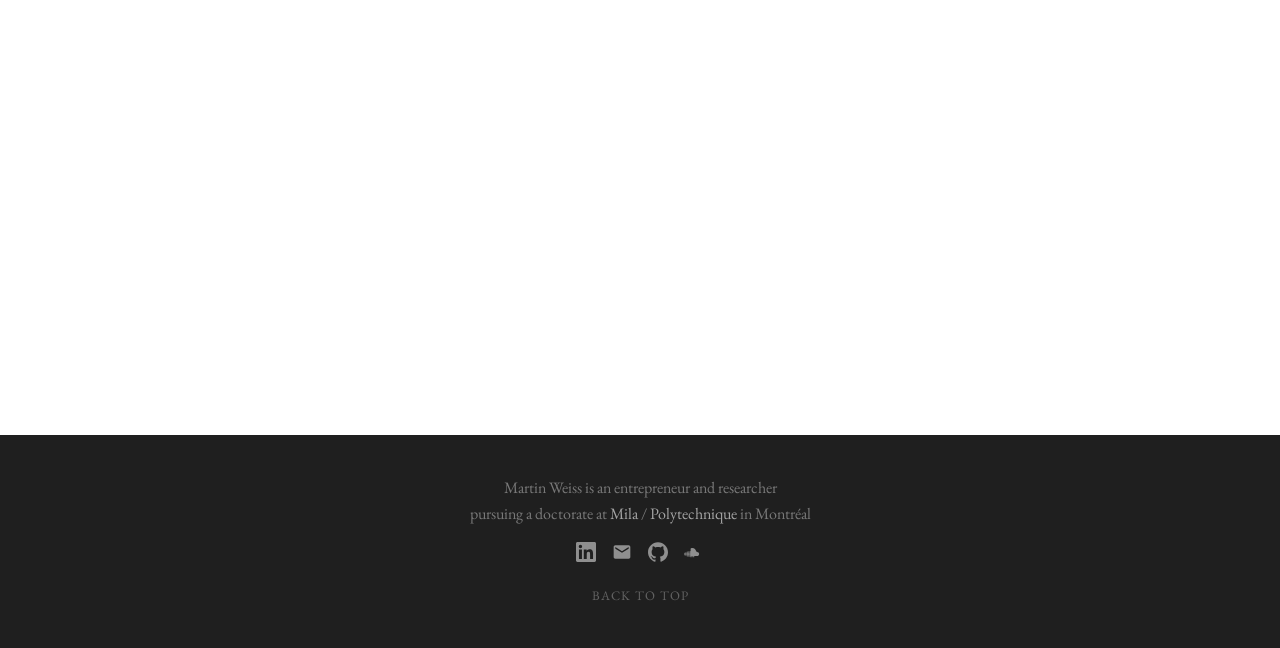
<file: production.html>
<!DOCTYPE html>
<html lang="en">
<head>
  <meta charset="UTF-8">
  <meta name="viewport" content="width=device-width, initial-scale=1.0">
  <title>Production — Martin C.S. Weiss</title>
  <link rel="stylesheet" href="css/style.css">
</head>
<body>

  <!-- Header -->
  <header class="site-header" id="header">
    <a href="index.html" class="site-title">Martin C.S. Weiss</a>
    <button class="menu-toggle" onclick="document.querySelector('.site-header nav').classList.toggle('open')">
      <span></span><span></span><span></span>
    </button>
    <nav>
      <a href="index.html">Home</a>
      <a href="research.html">Research</a>
      <a href="startups.html">Startups</a>
      <a href="software.html">Software</a>
      <div class="dropdown">
        <a href="#">Music</a>
        <div class="dropdown-menu">
          <a href="production.html">Production</a>
          <a href="mixing.html">Mixing</a>
        </div>
      </div>
      <div class="dropdown">
        <a href="#">Photos</a>
        <div class="dropdown-menu">
          <a href="new-gallery.html">Martin</a>
          <a href="colorado-2018-1.html">Colorado 2018</a>
          <a href="mila.html">Mila</a>
        </div>
      </div>
    </nav>
  </header>

  <!-- Content -->
  <div class="page-content">
    <div class="blog-list">

      <!-- Track 6: Gradient -->
      <div class="blog-entry">
        <div class="entry-date">September 17, 2020</div>
        <h2 class="entry-title">Track 6: Gradient</h2>
        <div class="entry-separator"></div>
        <div class="soundcloud-embed">
          <iframe scrolling="no" frameborder="no" allow="autoplay" src="https://w.soundcloud.com/player/?url=https%3A//api.soundcloud.com/tracks/894859654&color=%23ff5500&auto_play=false&hide_related=false&show_comments=true&show_user=true&show_reposts=false&show_teaser=true&visual=true"></iframe>
        </div>
      </div>

      <!-- Track 5: Flux -->
      <div class="blog-entry">
        <div class="entry-date">September 16, 2020</div>
        <h2 class="entry-title">Track 5: Flux</h2>
        <div class="entry-separator"></div>
        <div class="soundcloud-embed">
          <iframe scrolling="no" frameborder="no" allow="autoplay" src="https://w.soundcloud.com/player/?url=https%3A//api.soundcloud.com/tracks/894388294&color=%23ff5500&auto_play=false&hide_related=false&show_comments=true&show_user=true&show_reposts=false&show_teaser=true&visual=true"></iframe>
        </div>
      </div>

      <!-- Track 4: Unrest -->
      <div class="blog-entry">
        <div class="entry-date">September 16, 2020</div>
        <h2 class="entry-title">Track 4: Unrest</h2>
        <div class="entry-separator"></div>
        <div class="soundcloud-embed">
          <iframe scrolling="no" frameborder="no" allow="autoplay" src="https://w.soundcloud.com/player/?url=https%3A//api.soundcloud.com/tracks/892278022&color=%23ff5500&auto_play=false&hide_related=false&show_comments=true&show_user=true&show_reposts=false&show_teaser=true&visual=true"></iframe>
        </div>
      </div>

      <!-- Track 3: Accelerando -->
      <div class="blog-entry">
        <div class="entry-date">September 16, 2020</div>
        <h2 class="entry-title">Track 3: Accelerando</h2>
        <div class="entry-separator"></div>
        <div class="soundcloud-embed">
          <iframe scrolling="no" frameborder="no" allow="autoplay" src="https://w.soundcloud.com/player/?url=https%3A//api.soundcloud.com/tracks/770937394&color=%23ff5500&auto_play=false&hide_related=false&show_comments=true&show_user=true&show_reposts=false&show_teaser=true&visual=true"></iframe>
        </div>
      </div>

      <!-- Track 2: You Don't Want No Part of This -->
      <div class="blog-entry">
        <div class="entry-date">September 16, 2020</div>
        <h2 class="entry-title">Track 2: You Don't Want No Part of This</h2>
        <div class="entry-separator"></div>
        <div class="soundcloud-embed">
          <iframe scrolling="no" frameborder="no" allow="autoplay" src="https://w.soundcloud.com/player/?url=https%3A//api.soundcloud.com/tracks/759648223&color=%23ff5500&auto_play=false&hide_related=false&show_comments=true&show_user=true&show_reposts=false&show_teaser=true&visual=true"></iframe>
        </div>
      </div>

      <!-- Track 1: Milliseconds -->
      <div class="blog-entry">
        <div class="entry-date">September 16, 2020</div>
        <h2 class="entry-title">Track 1: Milliseconds</h2>
        <div class="entry-separator"></div>
        <div class="soundcloud-embed">
          <iframe scrolling="no" frameborder="no" allow="autoplay" src="https://w.soundcloud.com/player/?url=https%3A//api.soundcloud.com/tracks/737702203&color=%23ff5500&auto_play=false&hide_related=false&show_comments=true&show_user=true&show_reposts=false&show_teaser=true&visual=true"></iframe>
        </div>
      </div>

    </div>
  </div>

  <!-- Footer -->
  <footer class="site-footer">
    <div>Martin Weiss is an entrepreneur and researcher</div>
    <div>pursuing a doctorate at <a href="https://mila.quebec/">Mila</a> / <a href="https://polymtl.ca/">Polytechnique</a> in Montréal</div>
    <div class="footer-social">
      <a href="https://www.linkedin.com/in/martin-weiss-6240703a" target="_blank" rel="noopener" aria-label="LinkedIn">
        <svg xmlns="http://www.w3.org/2000/svg" viewBox="0 0 24 24"><path d="M20.447 20.452h-3.554v-5.569c0-1.328-.027-3.037-1.852-3.037-1.853 0-2.136 1.445-2.136 2.939v5.667H9.351V9h3.414v1.561h.046c.477-.9 1.637-1.85 3.37-1.85 3.601 0 4.267 2.37 4.267 5.455v6.286zM5.337 7.433a2.062 2.062 0 01-2.063-2.065 2.064 2.064 0 112.063 2.065zm1.782 13.019H3.555V9h3.564v11.452zM22.225 0H1.771C.792 0 0 .774 0 1.729v20.542C0 23.227.792 24 1.771 24h20.451C23.2 24 24 23.227 24 22.271V1.729C24 .774 23.2 0 22.222 0h.003z"/></svg>
      </a>
      <a href="mailto:Martin.clyde.weiss@gmail.com" aria-label="Email">
        <svg xmlns="http://www.w3.org/2000/svg" viewBox="0 0 24 24"><path d="M20 4H4c-1.1 0-2 .9-2 2v12c0 1.1.9 2 2 2h16c1.1 0 2-.9 2-2V6c0-1.1-.9-2-2-2zm0 4l-8 5-8-5V6l8 5 8-5v2z"/></svg>
      </a>
      <a href="https://github.com/mweiss17" target="_blank" rel="noopener" aria-label="GitHub">
        <svg xmlns="http://www.w3.org/2000/svg" viewBox="0 0 24 24"><path d="M12 .297c-6.63 0-12 5.373-12 12 0 5.303 3.438 9.8 8.205 11.385.6.113.82-.258.82-.577 0-.285-.01-1.04-.015-2.04-3.338.724-4.042-1.61-4.042-1.61C4.422 18.07 3.633 17.7 3.633 17.7c-1.087-.744.084-.729.084-.729 1.205.084 1.838 1.236 1.838 1.236 1.07 1.835 2.809 1.305 3.495.998.108-.776.417-1.305.76-1.605-2.665-.3-5.466-1.332-5.466-5.93 0-1.31.465-2.38 1.235-3.22-.135-.303-.54-1.523.105-3.176 0 0 1.005-.322 3.3 1.23.96-.267 1.98-.399 3-.405 1.02.006 2.04.138 3 .405 2.28-1.552 3.285-1.23 3.285-1.23.645 1.653.24 2.873.12 3.176.765.84 1.23 1.91 1.23 3.22 0 4.61-2.805 5.625-5.475 5.92.42.36.81 1.096.81 2.22 0 1.606-.015 2.896-.015 3.286 0 .315.21.69.825.57C20.565 22.092 24 17.592 24 12.297c0-6.627-5.373-12-12-12"/></svg>
      </a>
      <a href="http://soundcloud.com/rmfrstar" target="_blank" rel="noopener" aria-label="SoundCloud">
        <svg xmlns="http://www.w3.org/2000/svg" viewBox="0 0 24 24"><path d="M1.175 12.225c-.051 0-.094.046-.101.1l-.233 2.154.233 2.105c.007.058.05.098.101.098.05 0 .09-.04.099-.098l.255-2.105-.27-2.154c-.009-.057-.049-.1-.1-.1m-.899.828c-.06 0-.091.037-.104.094L0 14.479l.172 1.31c.013.06.045.094.104.094.057 0 .089-.035.104-.094l.194-1.31-.194-1.332c-.014-.057-.047-.094-.104-.094m1.79-1.065c-.067 0-.12.056-.12.12l-.238 2.373.238 2.326c0 .065.053.12.12.12s.12-.055.12-.12l.266-2.326-.266-2.373c0-.064-.053-.12-.12-.12m.899-.382c-.076 0-.138.063-.138.14l-.22 2.754.22 2.694c0 .076.062.14.138.14.075 0 .138-.064.138-.14l.248-2.694-.248-2.753c0-.077-.063-.14-.138-.14m.89-.336c-.083 0-.154.07-.154.155l-.204 3.09.204 3.015c0 .086.07.155.154.155.083 0 .154-.069.154-.155l.228-3.015-.228-3.09c0-.085-.071-.155-.154-.155m.898-.197c-.093 0-.17.079-.17.172l-.188 3.287.188 3.15c0 .095.077.172.17.172.094 0 .17-.077.17-.172l.212-3.15-.212-3.287c0-.093-.076-.172-.17-.172m.9-.192c-.102 0-.184.085-.184.19l-.172 3.478.172 3.258c0 .104.082.19.184.19.101 0 .184-.086.184-.19l.192-3.258-.192-3.478c0-.105-.083-.19-.184-.19m.9-.113c-.111 0-.2.094-.2.209l-.156 3.59.156 3.33c0 .114.089.209.2.209.11 0 .2-.095.2-.209l.176-3.33-.176-3.59c0-.115-.09-.209-.2-.209m.9-.1c-.12 0-.218.1-.218.224l-.14 3.69.14 3.397c0 .124.098.224.218.224.12 0 .218-.1.218-.224l.158-3.397-.158-3.69c0-.124-.098-.224-.218-.224m.896-.08c-.13 0-.234.11-.234.243l-.126 3.77.126 3.447c0 .133.104.243.234.243.129 0 .234-.11.234-.243l.14-3.447-.14-3.77c0-.132-.105-.243-.234-.243m.9-.04c-.14 0-.252.118-.252.26l-.11 3.81.11 3.487c0 .143.112.26.252.26.139 0 .252-.117.252-.26l.124-3.487-.124-3.81c0-.142-.113-.26-.252-.26m.9-.03c-.148 0-.268.126-.268.278l-.094 3.84.094 3.51c0 .152.12.278.268.278.148 0 .268-.126.268-.278l.106-3.51-.106-3.84c0-.152-.12-.278-.268-.278m.9 0c-.158 0-.284.134-.284.296l-.078 3.84.078 3.498c0 .162.126.296.284.296.156 0 .284-.134.284-.296l.088-3.498-.088-3.84c0-.162-.128-.296-.284-.296m.9.05c-.166 0-.3.14-.3.313l-.066 3.79.066 3.46c0 .172.134.313.3.313.166 0 .3-.14.3-.313l.074-3.46-.074-3.79c0-.173-.134-.313-.3-.313m3.732.86c-.36 0-.705.065-1.025.188-.212-2.4-2.244-4.274-4.73-4.274-.614 0-1.204.123-1.74.345-.2.082-.254.166-.254.33v8.514c0 .17.137.313.306.324h7.443c1.38 0 2.5-1.12 2.5-2.5s-1.12-2.5-2.5-2.5"/></svg>
      </a>
    </div>
    <a href="#header" class="back-to-top">Back to Top</a>
  </footer>

</body>
</html>
</file>
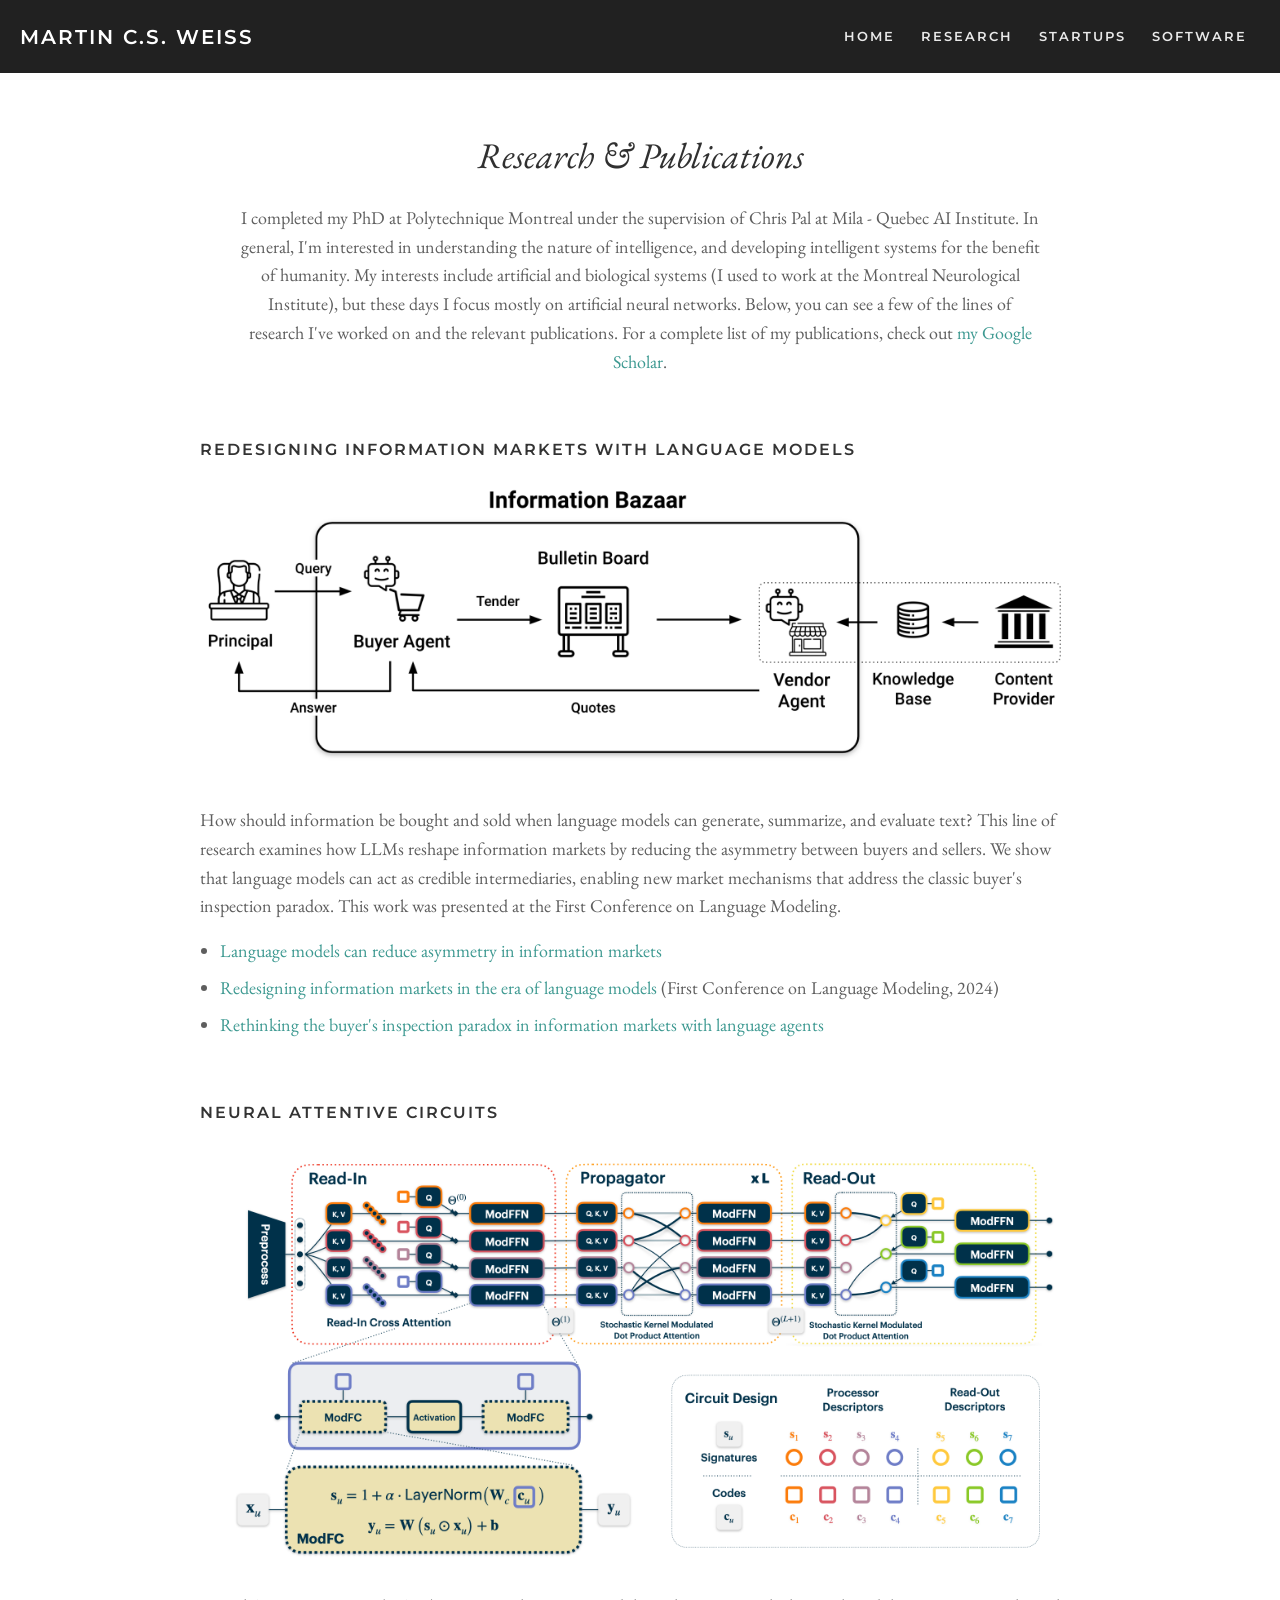
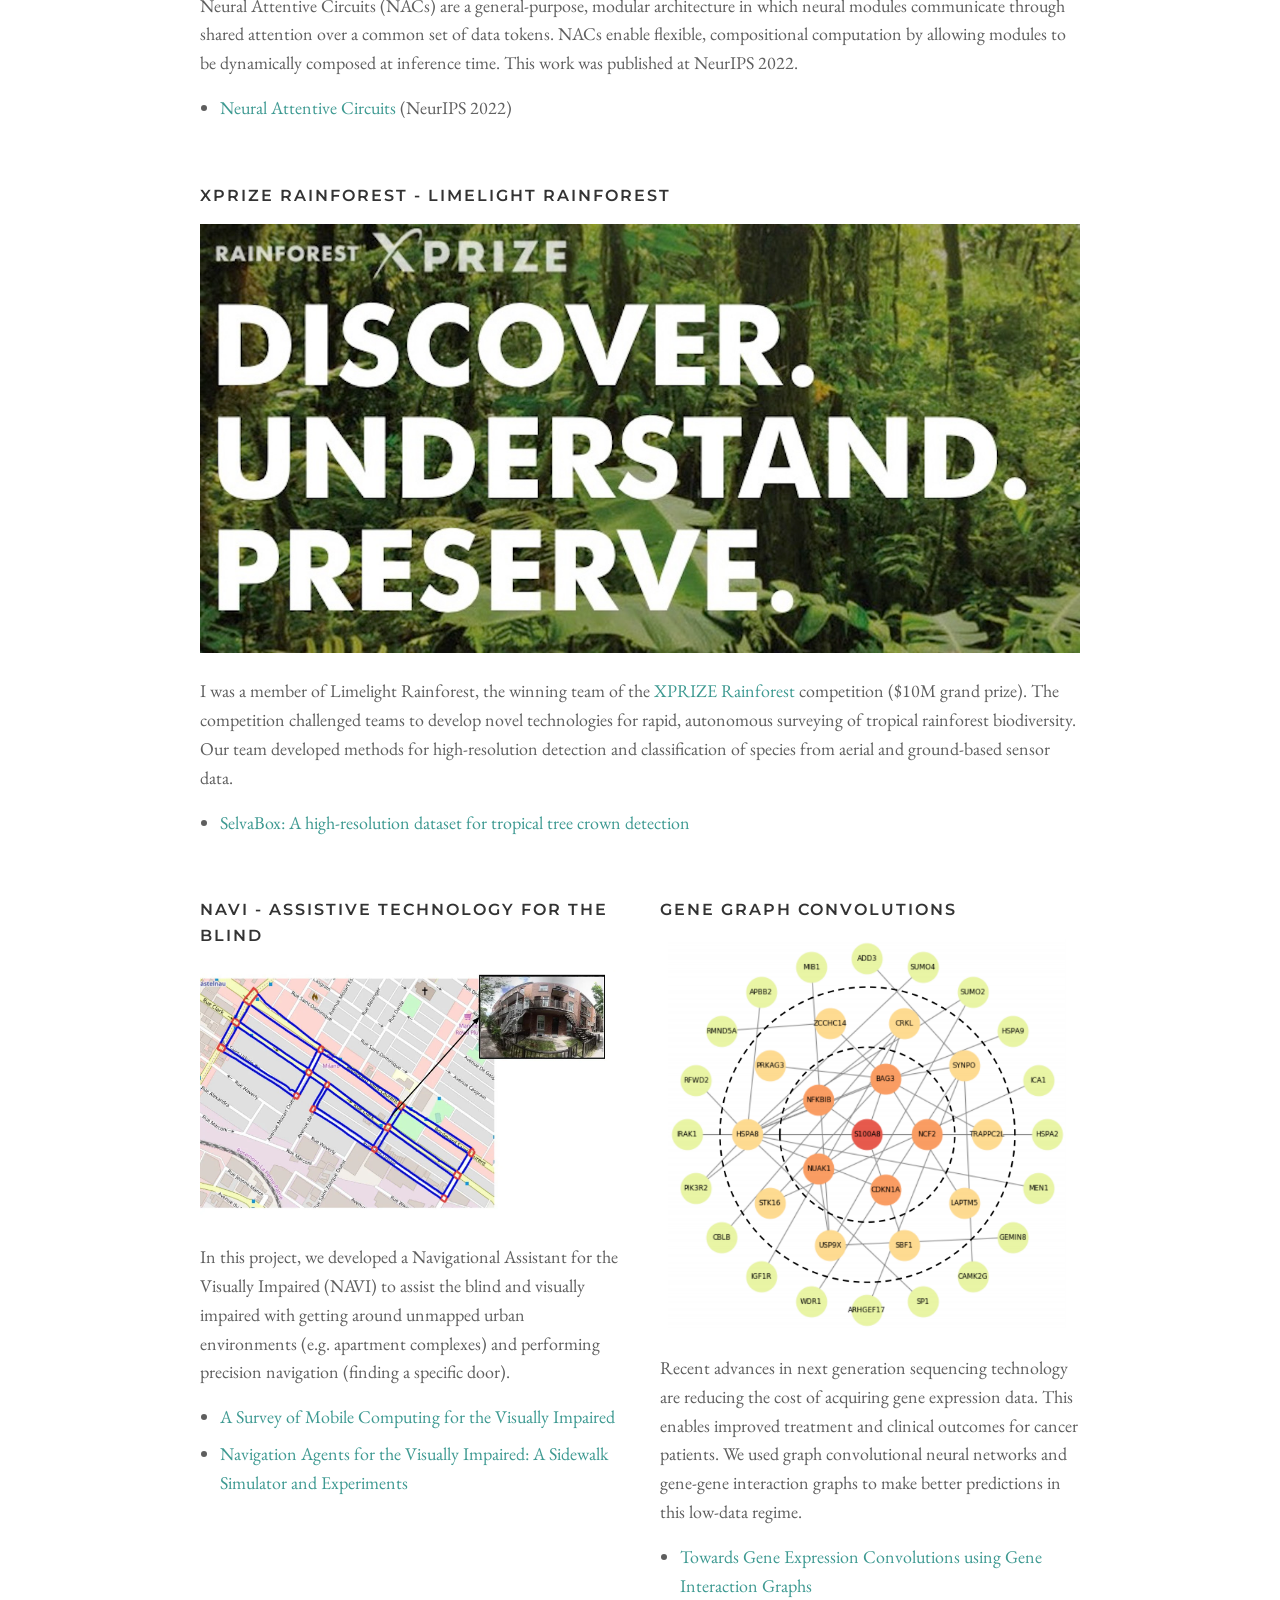
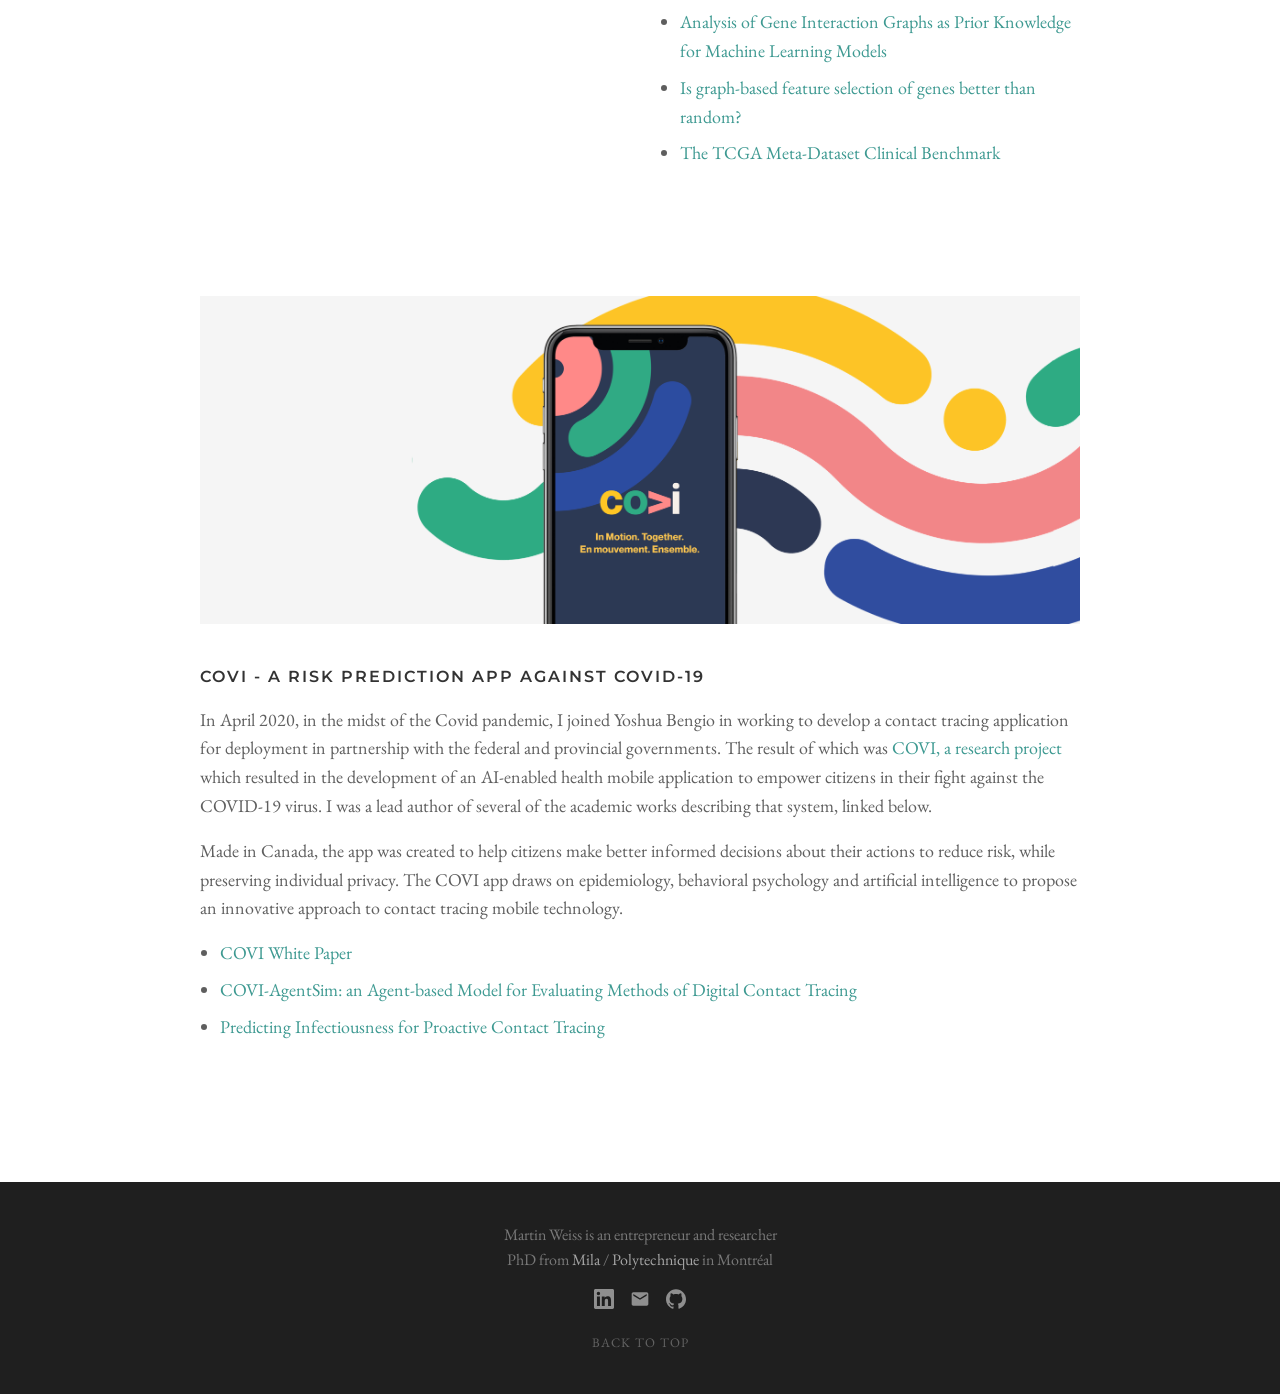
<file: research.html>
<!DOCTYPE html>
<html lang="en">
<head>
  <meta charset="UTF-8">
  <meta name="viewport" content="width=device-width, initial-scale=1.0">
  <title>Research — Martin C.S. Weiss</title>
  <link rel="stylesheet" href="css/style.css">
</head>
<body>

  <!-- Header -->
  <header class="site-header" id="header">
    <a href="index.html" class="site-title">MARTIN C.S. WEISS</a>
    <button class="menu-toggle" onclick="document.querySelector('.site-header nav').classList.toggle('open')">
      <span></span><span></span><span></span>
    </button>
    <nav>
      <a href="index.html">HOME</a>
      <a href="research.html">RESEARCH</a>
      <a href="startups.html">STARTUPS</a>
      <a href="software.html">SOFTWARE</a>
    </nav>
  </header>

  <!-- Page Content -->
  <div class="page-content">

    <!-- Intro -->
    <div class="research-intro">
      <h2>Research &amp; Publications</h2>
      <p>I completed my PhD at Polytechnique Montreal under the supervision of Chris Pal at Mila - Quebec AI Institute. In general, I'm interested in understanding the nature of intelligence, and developing intelligent systems for the benefit of humanity. My interests include artificial and biological systems (I used to work at the Montreal Neurological Institute), but these days I focus mostly on artificial neural networks. Below, you can see a few of the lines of research I've worked on and the relevant publications. For a complete list of my publications, check out <a href="https://scholar.google.ca/citations?hl=en&user=t7lQYWwAAAAJ">my Google Scholar</a>.</p>
    </div>

    <!-- Redesigning Information Markets -->
    <div class="research-section">
      <h2>Redesigning Information Markets with Language Models</h2>
      <img src="images/info-markets.png" alt="Information Bazaar architecture diagram">
      <p>How should information be bought and sold when language models can generate, summarize, and evaluate text? This line of research examines how LLMs reshape information markets by reducing the asymmetry between buyers and sellers. We show that language models can act as credible intermediaries, enabling new market mechanisms that address the classic buyer's inspection paradox. This work was presented at the First Conference on Language Modeling.</p>
      <ul class="publications">
        <li><a href="https://arxiv.org/abs/2403.14443">Language models can reduce asymmetry in information markets</a></li>
        <li><a href="https://arxiv.org/abs/2403.14443">Redesigning information markets in the era of language models</a> (First Conference on Language Modeling, 2024)</li>
        <li><a href="https://arxiv.org/abs/2403.14443">Rethinking the buyer's inspection paradox in information markets with language agents</a></li>
      </ul>
    </div>

    <!-- Neural Attentive Circuits -->
    <div class="research-section">
      <h2>Neural Attentive Circuits</h2>
      <img src="images/neural-attentive-circuits.png" alt="Neural Attentive Circuits architecture">
      <p>Neural Attentive Circuits (NACs) are a general-purpose, modular architecture in which neural modules communicate through shared attention over a common set of data tokens. NACs enable flexible, compositional computation by allowing modules to be dynamically composed at inference time. This work was published at NeurIPS 2022.</p>
      <ul class="publications">
        <li><a href="https://arxiv.org/abs/2210.08031">Neural Attentive Circuits</a> (NeurIPS 2022)</li>
      </ul>
    </div>

    <!-- XPRIZE Rainforest -->
    <div class="research-section">
      <h2>XPRIZE Rainforest - Limelight Rainforest</h2>
      <img src="images/xprize-rainforest.jpg" alt="XPRIZE Rainforest - Discover, Understand, Preserve">
      <p>I was a member of Limelight Rainforest, the winning team of the <a href="https://www.xprize.org/competitions/rainforest">XPRIZE Rainforest</a> competition ($10M grand prize). The competition challenged teams to develop novel technologies for rapid, autonomous surveying of tropical rainforest biodiversity. Our team developed methods for high-resolution detection and classification of species from aerial and ground-based sensor data.</p>
      <ul class="publications">
        <li><a href="https://arxiv.org/abs/2507.00170">SelvaBox: A high-resolution dataset for tropical tree crown detection</a></li>
      </ul>
    </div>

    <!-- Two-column grid: NAVI and Gene Graph Convolutions -->
    <div class="research-grid">

      <!-- NAVI -->
      <div class="research-section">
        <h2>NAVI - Assistive technology for the blind</h2>
        <img src="images/navi.jpg" alt="navi2.jpg">
        <p>In this project, we developed a Navigational Assistant for the Visually Impaired (NAVI) to assist the blind and visually impaired with getting around unmapped urban environments (e.g. apartment complexes) and performing precision navigation (finding a specific door).</p>
        <ul class="publications">
          <li><a href="https://arxiv.org/abs/1811.10120">A Survey of Mobile Computing for the Visually Impaired</a></li>
          <li><a href="https://arxiv.org/abs/1910.13249">Navigation Agents for the Visually Impaired: A Sidewalk Simulator and Experiments</a></li>
        </ul>
      </div>

      <!-- Gene Graph Convolutions -->
      <div class="research-section">
        <h2>Gene Graph Convolutions</h2>
        <img src="images/gene-graph.png" alt="Screen Shot 2019-03-04 at 11.16.57 AM.png">
        <p>Recent advances in next generation sequencing technology are reducing the cost of acquiring gene expression data. This enables improved treatment and clinical outcomes for cancer patients. We used graph convolutional neural networks and gene-gene interaction graphs to make better predictions in this low-data regime.</p>
        <ul class="publications">
          <li><a href="https://arxiv.org/pdf/1806.06975.pdf">Towards Gene Expression Convolutions using Gene Interaction Graphs</a></li>
          <li><a href="https://arxiv.org/abs/1905.02295">Analysis of Gene Interaction Graphs as Prior Knowledge for Machine Learning Models</a></li>
          <li><a href="https://arxiv.org/abs/1910.09600">Is graph-based feature selection of genes better than random?</a></li>
          <li><a href="https://arxiv.org/abs/1910.08636">The TCGA Meta-Dataset Clinical Benchmark</a></li>
        </ul>
      </div>

    </div>

    <!-- Full-width COVI image -->
    <div class="research-full-image">
      <img src="images/covi.png" alt="img.png">
    </div>

    <!-- COVI Section -->
    <div class="research-section">
      <h2>COVI - A risk prediction app against Covid-19</h2>
      <p>In April 2020, in the midst of the Covid pandemic, I joined Yoshua Bengio in working to develop a contact tracing application for deployment in partnership with the federal and provincial governments. The result of which was <a href="https://mila.quebec/en/project/covi/">COVI, a research project</a> which resulted in the development of an AI-enabled health mobile application to empower citizens in their fight against the COVID-19 virus. I was a lead author of several of the academic works describing that system, linked below.</p>
      <p>Made in Canada, the app was created to help citizens make better informed decisions about their actions to reduce risk, while preserving individual privacy. The COVI app draws on epidemiology, behavioral psychology and artificial intelligence to propose an innovative approach to contact tracing mobile technology.</p>
      <ul class="publications">
        <li><a href="https://arxiv.org/abs/2005.08502">COVI White Paper</a></li>
        <li><a href="https://arxiv.org/abs/2010.16004">COVI-AgentSim: an Agent-based Model for Evaluating Methods of Digital Contact Tracing</a></li>
        <li><a href="https://arxiv.org/abs/2010.12536">Predicting Infectiousness for Proactive Contact Tracing</a></li>
      </ul>
    </div>

  </div>

  <!-- Footer -->
  <footer class="site-footer">
    <div>
      Martin Weiss is an entrepreneur and researcher<br>
      PhD from <a href="https://mila.quebec/">Mila</a> / <a href="https://polymtl.ca/">Polytechnique</a> in Montr&eacute;al
    </div>
    <div class="footer-social">
      <!-- LinkedIn -->
      <a href="https://www.linkedin.com/in/martin-weiss-6240703a" aria-label="LinkedIn">
        <svg xmlns="http://www.w3.org/2000/svg" viewBox="0 0 24 24"><path d="M20.447 20.452h-3.554v-5.569c0-1.328-.027-3.037-1.852-3.037-1.853 0-2.136 1.445-2.136 2.939v5.667H9.351V9h3.414v1.561h.046c.477-.9 1.637-1.85 3.37-1.85 3.601 0 4.267 2.37 4.267 5.455v6.286zM5.337 7.433a2.062 2.062 0 01-2.063-2.065 2.064 2.064 0 112.063 2.065zm1.782 13.019H3.555V9h3.564v11.452zM22.225 0H1.771C.792 0 0 .774 0 1.729v20.542C0 23.227.792 24 1.771 24h20.451C23.2 24 24 23.227 24 22.271V1.729C24 .774 23.2 0 22.222 0h.003z"/></svg>
      </a>
      <!-- Email -->
      <a href="mailto:Martin.clyde.weiss@gmail.com" aria-label="Email">
        <svg xmlns="http://www.w3.org/2000/svg" viewBox="0 0 24 24"><path d="M20 4H4c-1.1 0-2 .9-2 2v12c0 1.1.9 2 2 2h16c1.1 0 2-.9 2-2V6c0-1.1-.9-2-2-2zm0 4l-8 5-8-5V6l8 5 8-5v2z"/></svg>
      </a>
      <!-- GitHub -->
      <a href="https://github.com/mweiss17" aria-label="GitHub">
        <svg xmlns="http://www.w3.org/2000/svg" viewBox="0 0 24 24"><path d="M12 .297c-6.63 0-12 5.373-12 12 0 5.303 3.438 9.8 8.205 11.385.6.113.82-.258.82-.577 0-.285-.01-1.04-.015-2.04-3.338.724-4.042-1.61-4.042-1.61C4.422 18.07 3.633 17.7 3.633 17.7c-1.087-.744.084-.729.084-.729 1.205.084 1.838 1.236 1.838 1.236 1.07 1.835 2.809 1.305 3.495.998.108-.776.417-1.305.76-1.605-2.665-.3-5.466-1.332-5.466-5.93 0-1.31.465-2.38 1.235-3.22-.135-.303-.54-1.523.105-3.176 0 0 1.005-.322 3.3 1.23.96-.267 1.98-.399 3-.405 1.02.006 2.04.138 3 .405 2.28-1.552 3.285-1.23 3.285-1.23.645 1.653.24 2.873.12 3.176.765.84 1.23 1.91 1.23 3.22 0 4.61-2.805 5.625-5.475 5.92.42.36.81 1.096.81 2.22 0 1.606-.015 2.896-.015 3.286 0 .315.21.69.825.57C20.565 22.092 24 17.592 24 12.297c0-6.627-5.373-12-12-12"/></svg>
      </a>
    </div>
    <a href="#header" class="back-to-top">Back to Top</a>
  </footer>

</body>
</html>
</file>
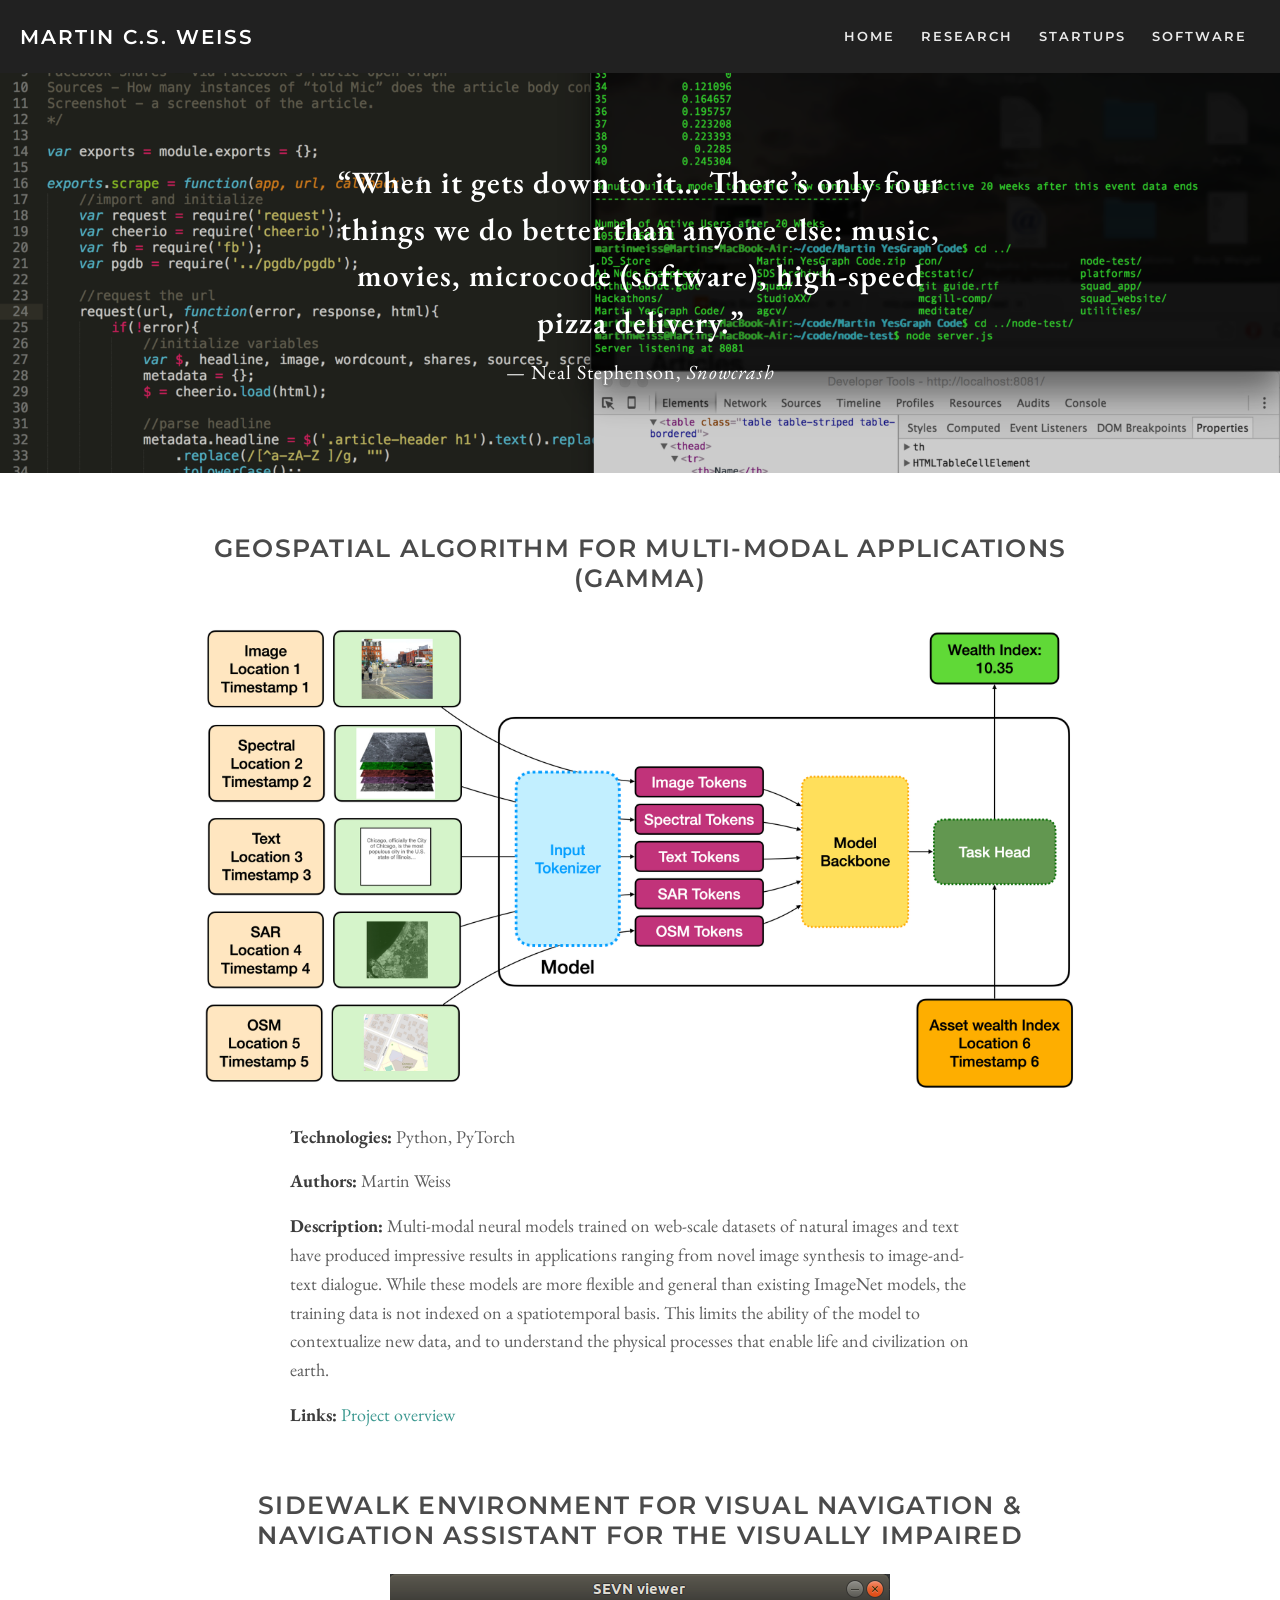
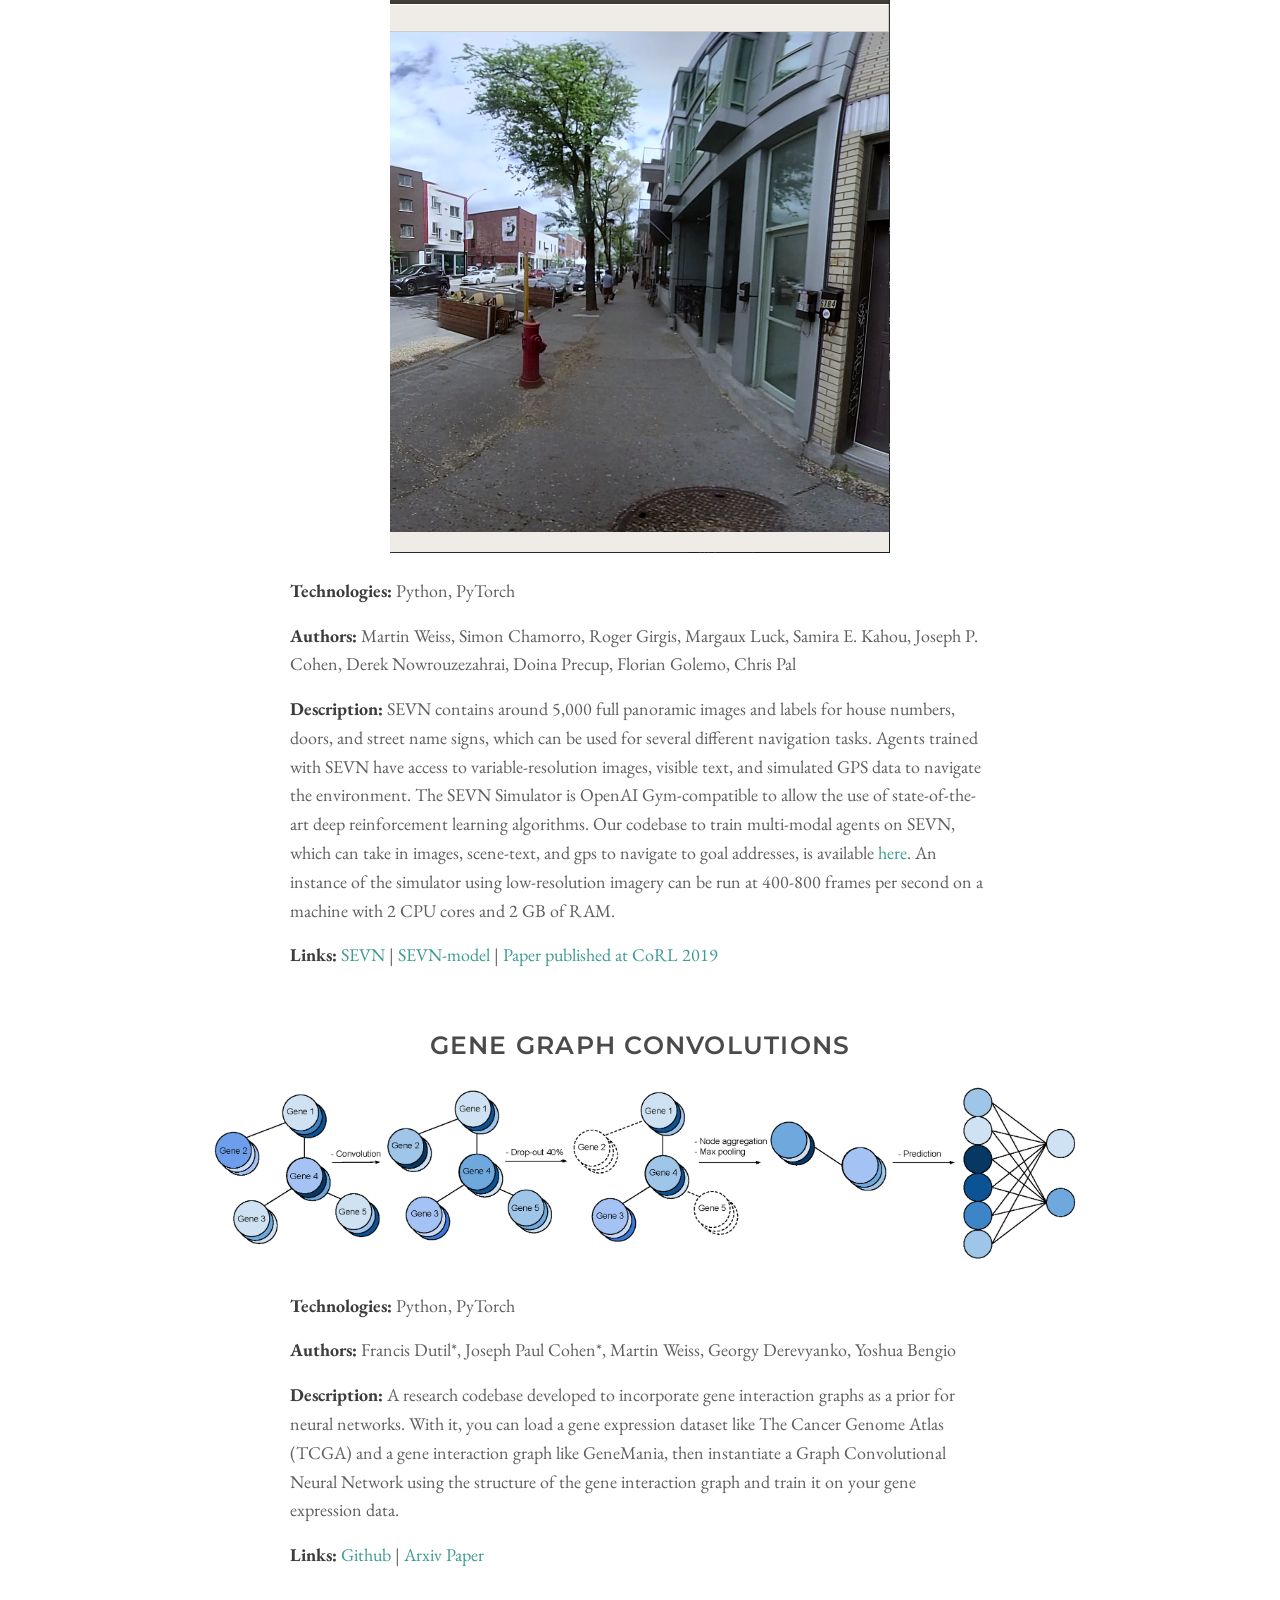
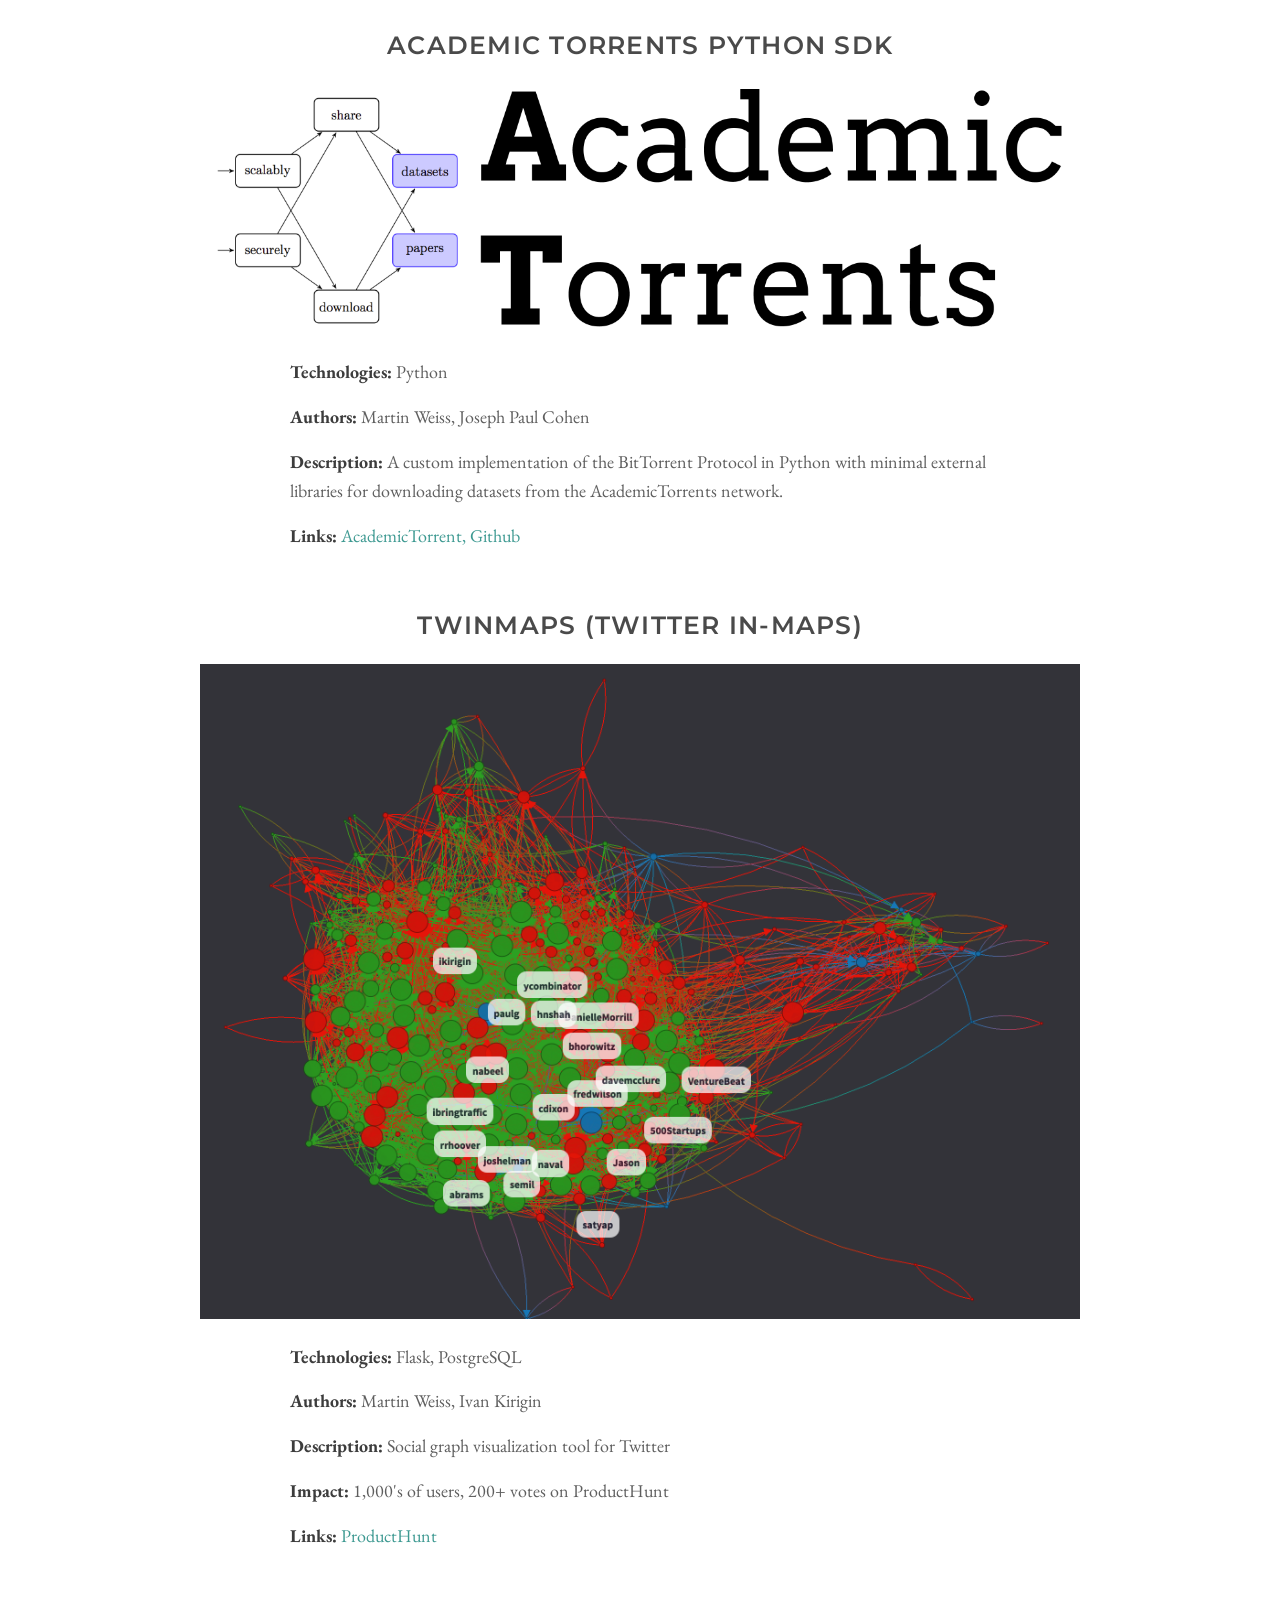
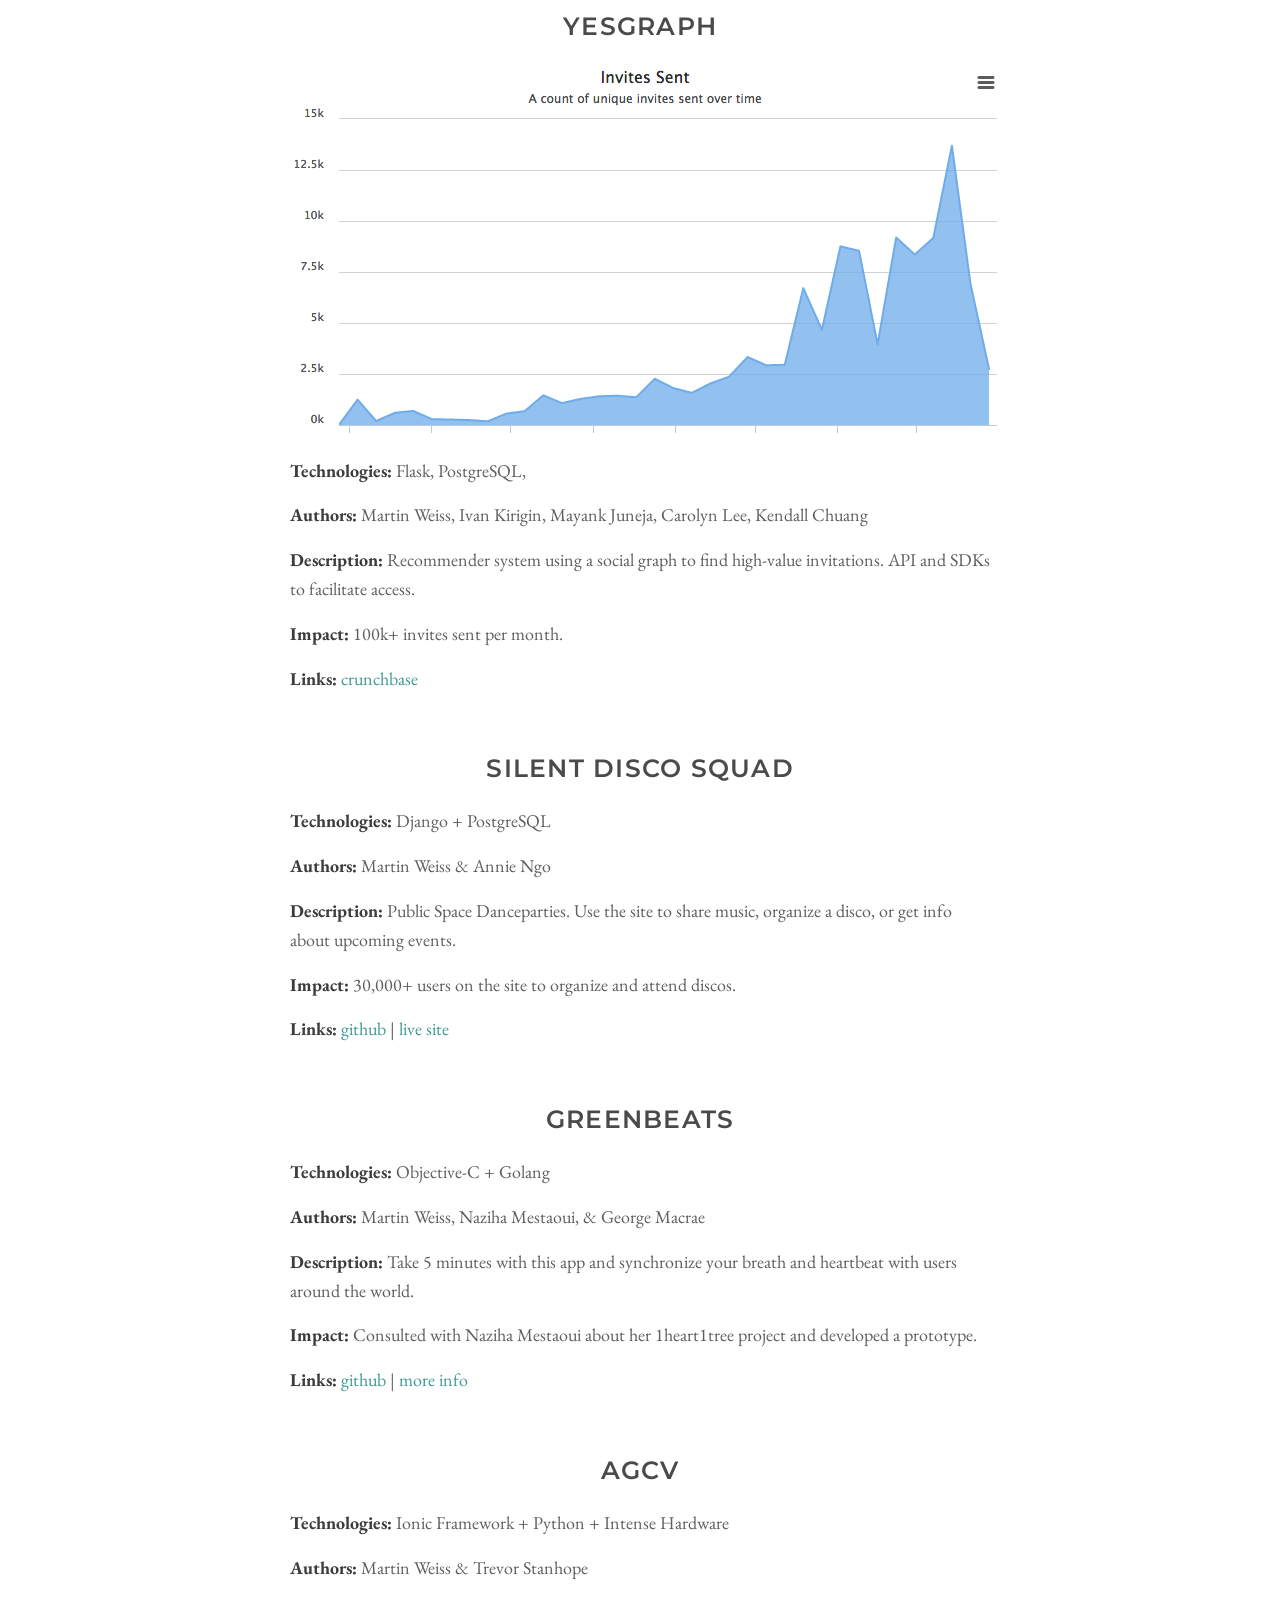
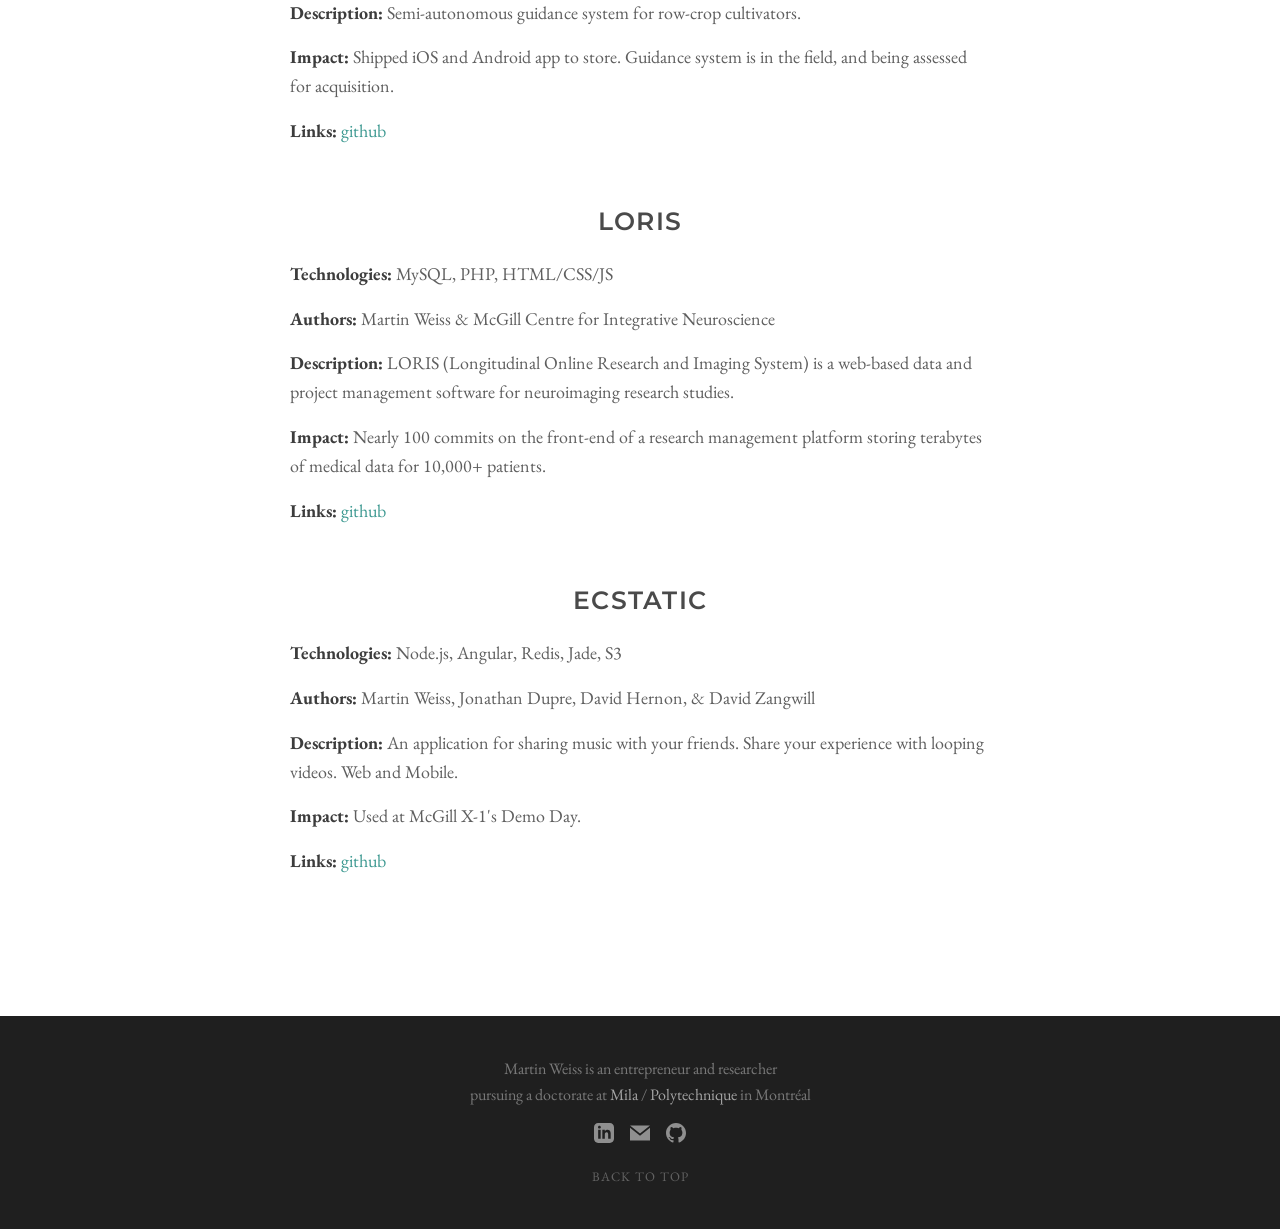
<file: software.html>
<!DOCTYPE html>
<html lang="en">
<head>
  <meta charset="UTF-8">
  <meta name="viewport" content="width=device-width, initial-scale=1.0">
  <title>Software — Martin C.S. Weiss</title>
  <link rel="stylesheet" href="css/style.css">
</head>
<body>

  <!-- Header -->
  <header class="site-header" id="header">
    <a href="/" class="site-title">Martin C.S. Weiss</a>
    <button class="menu-toggle" onclick="document.querySelector('.site-header nav').classList.toggle('open')">
      <span></span><span></span><span></span>
    </button>
    <nav>
      <a href="/">Home</a>
      <a href="/research">Research</a>
      <a href="/startups">Startups</a>
      <a href="/software">Software</a>
    </nav>
  </header>

  <!-- Banner with Quote -->
  <div class="banner">
    <img src="images/software-banner.png" alt="Software banner">
    <div class="banner-overlay">
      <div class="banner-quote">
        &ldquo;When it gets down to it&hellip; There&rsquo;s only four things we do better than anyone else: music, movies, microcode (software), high-speed pizza delivery.&rdquo;
        <cite>&mdash; Neal Stephenson, <em>Snowcrash</em></cite>
      </div>
    </div>
  </div>

  <!-- Page Content -->
  <div class="page-content">

    <!-- GAMMA -->
    <div class="software-project">
      <h2>Geospatial Algorithm for Multi-Modal Applications (GAMMA)</h2>
      <div class="project-image">
        <img src="images/gamma.png" alt="GAMMA architecture">
      </div>
      <div class="project-details">
        <p><strong>Technologies:</strong> Python, PyTorch</p>
        <p><strong>Authors:</strong> Martin Weiss</p>
        <p><strong>Description:</strong> Multi-modal neural models trained on web-scale datasets of natural images and text have produced impressive results in applications ranging from novel image synthesis to image-and-text dialogue. While these models are more flexible and general than existing ImageNet models, the training data is not indexed on a spatiotemporal basis. This limits the ability of the model to contextualize new data, and to understand the physical processes that enable life and civilization on earth.</p>
        <p><strong>Links:</strong> <a href="https://sevn.s3.us-east-1.amazonaws.com/GAMMA.pdf">Project overview</a></p>
      </div>
    </div>

    <!-- SEVN -->
    <div class="software-project">
      <h2>Sidewalk Environment for Visual Navigation &amp; Navigation Assistant for the Visually Impaired</h2>
      <div class="project-image">
        <img src="images/sevn.png" alt="SEVN high-res viewer">
      </div>
      <div class="project-details">
        <p><strong>Technologies:</strong> Python, PyTorch</p>
        <p><strong>Authors:</strong> Martin Weiss, Simon Chamorro, Roger Girgis, Margaux Luck, Samira E. Kahou, Joseph P. Cohen, Derek Nowrouzezahrai, Doina Precup, Florian Golemo, Chris Pal</p>
        <p><strong>Description:</strong> SEVN contains around 5,000 full panoramic images and labels for house numbers, doors, and street name signs, which can be used for several different navigation tasks. Agents trained with SEVN have access to variable-resolution images, visible text, and simulated GPS data to navigate the environment. The SEVN Simulator is OpenAI Gym-compatible to allow the use of state-of-the-art deep reinforcement learning algorithms. Our codebase to train multi-modal agents on SEVN, which can take in images, scene-text, and gps to navigate to goal addresses, is available <a href="https://github.com/mweiss17/SEVN-model">here</a>. An instance of the simulator using low-resolution imagery can be run at 400-800 frames per second on a machine with 2 CPU cores and 2 GB of RAM.</p>
        <p><strong>Links:</strong> <a href="https://github.com/mweiss17/SEVN">SEVN</a> | <a href="https://github.com/mweiss17/SEVN-model">SEVN-model</a> | <a href="https://arxiv.org/abs/1910.13249">Paper published at CoRL 2019</a></p>
      </div>
    </div>

    <!-- Gene Graph Convolutions -->
    <div class="software-project">
      <h2>Gene Graph Convolutions</h2>
      <div class="project-image">
        <img src="images/gene-graph-sw.png" alt="Gene Graph Convolutions pipeline">
      </div>
      <div class="project-details">
        <p><strong>Technologies:</strong> Python, PyTorch</p>
        <p><strong>Authors:</strong> Francis Dutil*, Joseph Paul Cohen*, Martin Weiss, Georgy Derevyanko, Yoshua Bengio</p>
        <p><strong>Description:</strong> A research codebase developed to incorporate gene interaction graphs as a prior for neural networks. With it, you can load a gene expression dataset like The Cancer Genome Atlas (TCGA) and a gene interaction graph like GeneMania, then instantiate a Graph Convolutional Neural Network using the structure of the gene interaction graph and train it on your gene expression data.</p>
        <p><strong>Links:</strong> <a href="https://github.com/mila-iqia/gene-graph-conv">Github</a> | <a href="https://arxiv.org/pdf/1806.06975.pdf">Arxiv Paper</a></p>
      </div>
    </div>

    <!-- Academic Torrents -->
    <div class="software-project">
      <h2>Academic Torrents Python SDK</h2>
      <div class="project-image">
        <img src="images/at-logo.png" alt="Academic Torrents logo">
      </div>
      <div class="project-details">
        <p><strong>Technologies:</strong> Python</p>
        <p><strong>Authors:</strong> Martin Weiss, Joseph Paul Cohen</p>
        <p><strong>Description:</strong> A custom implementation of the BitTorrent Protocol in Python with minimal external libraries for downloading datasets from the AcademicTorrents network.</p>
        <p><strong>Links:</strong> <a href="http://academictorrents.com/">AcademicTorrent, Github</a></p>
      </div>
    </div>

    <!-- TwinMaps -->
    <div class="software-project">
      <h2>TwinMaps (Twitter In-Maps)</h2>
      <div class="project-image">
        <img src="images/twinmaps.png" alt="TwinMaps">
      </div>
      <div class="project-details">
        <p><strong>Technologies:</strong> Flask, PostgreSQL</p>
        <p><strong>Authors:</strong> Martin Weiss, Ivan Kirigin</p>
        <p><strong>Description:</strong> Social graph visualization tool for Twitter</p>
        <p><strong>Impact:</strong> 1,000's of users, 200+ votes on ProductHunt</p>
        <p><strong>Links:</strong> <a href="https://www.producthunt.com/posts/yesgraph-twinmaps">ProductHunt</a></p>
      </div>
    </div>

    <!-- YesGraph -->
    <div class="software-project">
      <h2>YesGraph</h2>
      <div class="project-image">
        <img src="images/yesgraph-sw.png" alt="YesGraph">
      </div>
      <div class="project-details">
        <p><strong>Technologies:</strong> Flask, PostgreSQL,</p>
        <p><strong>Authors:</strong> Martin Weiss, Ivan Kirigin, Mayank Juneja, Carolyn Lee, Kendall Chuang</p>
        <p><strong>Description:</strong> Recommender system using a social graph to find high-value invitations. API and SDKs to facilitate access.</p>
        <p><strong>Impact:</strong> 100k+ invites sent per month.</p>
        <p><strong>Links:</strong> <a href="https://www.crunchbase.com/organization/yesgraph">crunchbase</a></p>
      </div>
    </div>

    <!-- Silent Disco Squad -->
    <div class="software-project">
      <h2>Silent Disco Squad</h2>
      <div class="project-details">
        <p><strong>Technologies:</strong> Django + PostgreSQL</p>
        <p><strong>Authors:</strong> Martin Weiss &amp; Annie Ngo</p>
        <p><strong>Description:</strong> Public Space Danceparties. Use the site to share music, organize a disco, or get info about upcoming events.</p>
        <p><strong>Impact:</strong> 30,000+ users on the site to organize and attend discos.</p>
        <p><strong>Links:</strong> <a href="https://github.com/mweiss17/sdsDjango">github</a> | <a href="http://www.silentdiscosquad.com">live site</a></p>
      </div>
    </div>

    <!-- GREENBEATS -->
    <div class="software-project">
      <h2>GREENBEATS</h2>
      <div class="project-details">
        <p><strong>Technologies:</strong> Objective-C + Golang</p>
        <p><strong>Authors:</strong> Martin Weiss, Naziha Mestaoui, &amp; George Macrae</p>
        <p><strong>Description:</strong> Take 5 minutes with this app and synchronize your breath and heartbeat with users around the world.</p>
        <p><strong>Impact:</strong> Consulted with Naziha Mestaoui about her 1heart1tree project and developed a prototype.</p>
        <p><strong>Links:</strong> <a href="https://github.com/mweiss17/GreenBeatsiOS">github</a> | <a href="https://www.1heart1tree.org/">more info</a></p>
      </div>
    </div>

    <!-- AgCV -->
    <div class="software-project">
      <h2>AgCV</h2>
      <div class="project-details">
        <p><strong>Technologies:</strong> Ionic Framework + Python + Intense Hardware</p>
        <p><strong>Authors:</strong> Martin Weiss &amp; Trevor Stanhope</p>
        <p><strong>Description:</strong> Semi-autonomous guidance system for row-crop cultivators.</p>
        <p><strong>Impact:</strong> Shipped iOS and Android app to store. Guidance system is in the field, and being assessed for acquisition.</p>
        <p><strong>Links:</strong> <a href="https://github.com/trevstanhope/agcv">github</a></p>
      </div>
    </div>

    <!-- LORIS -->
    <div class="software-project">
      <h2>LORIS</h2>
      <div class="project-details">
        <p><strong>Technologies:</strong> MySQL, PHP, HTML/CSS/JS</p>
        <p><strong>Authors:</strong> Martin Weiss &amp; McGill Centre for Integrative Neuroscience</p>
        <p><strong>Description:</strong> LORIS (Longitudinal Online Research and Imaging System) is a web-based data and project management software for neuroimaging research studies.</p>
        <p><strong>Impact:</strong> Nearly 100 commits on the front-end of a research management platform storing terabytes of medical data for 10,000+ patients.</p>
        <p><strong>Links:</strong> <a href="https://github.com/aces/Loris/">github</a></p>
      </div>
    </div>

    <!-- Ecstatic -->
    <div class="software-project">
      <h2>Ecstatic</h2>
      <div class="project-details">
        <p><strong>Technologies:</strong> Node.js, Angular, Redis, Jade, S3</p>
        <p><strong>Authors:</strong> Martin Weiss, Jonathan Dupre, David Hernon, &amp; David Zangwill</p>
        <p><strong>Description:</strong> An application for sharing music with your friends. Share your experience with looping videos. Web and Mobile.</p>
        <p><strong>Impact:</strong> Used at McGill X-1's Demo Day.</p>
        <p><strong>Links:</strong> <a href="https://github.com/mweiss17/ecstatic">github</a></p>
      </div>
    </div>

  </div>

  <!-- Footer -->
  <footer class="site-footer">
    <div>Martin Weiss is an entrepreneur and researcher</div>
    <div>pursuing a doctorate at <a href="https://mila.quebec/">Mila</a> / <a href="https://polymtl.ca/">Polytechnique</a> in Montr&eacute;al</div>
    <div class="footer-social">
      <a href="https://www.linkedin.com/in/martin-weiss-6240703a" title="LinkedIn">
        <svg viewBox="0 0 24 24"><path d="M19 0h-14c-2.761 0-5 2.239-5 5v14c0 2.761 2.239 5 5 5h14c2.762 0 5-2.239 5-5v-14c0-2.761-2.238-5-5-5zm-11 19h-3v-11h3v11zm-1.5-12.268c-.966 0-1.75-.79-1.75-1.764s.784-1.764 1.75-1.764 1.75.79 1.75 1.764-.783 1.764-1.75 1.764zm13.5 12.268h-3v-5.604c0-3.368-4-3.113-4 0v5.604h-3v-11h3v1.765c1.396-2.586 7-2.777 7 2.476v6.759z"/></svg>
      </a>
      <a href="mailto:Martin.clyde.weiss@gmail.com" title="Email">
        <svg viewBox="0 0 24 24"><path d="M12 12.713l-11.985-9.713h23.97l-11.985 9.713zm0 2.574l-12-9.725v15.438h24v-15.438l-12 9.725z"/></svg>
      </a>
      <a href="https://github.com/mweiss17" title="GitHub">
        <svg viewBox="0 0 24 24"><path d="M12 0c-6.626 0-12 5.373-12 12 0 5.302 3.438 9.8 8.207 11.387.599.111.793-.261.793-.577v-2.234c-3.338.726-4.033-1.416-4.033-1.416-.546-1.387-1.333-1.756-1.333-1.756-1.089-.745.083-.729.083-.729 1.205.084 1.839 1.237 1.839 1.237 1.07 1.834 2.807 1.304 3.492.997.107-.775.418-1.305.762-1.604-2.665-.305-5.467-1.334-5.467-5.931 0-1.311.469-2.381 1.236-3.221-.124-.303-.535-1.524.117-3.176 0 0 1.008-.322 3.301 1.23.957-.266 1.983-.399 3.003-.404 1.02.005 2.047.138 3.006.404 2.291-1.552 3.297-1.23 3.297-1.23.653 1.653.242 2.874.118 3.176.77.84 1.235 1.911 1.235 3.221 0 4.609-2.807 5.624-5.479 5.921.43.372.823 1.102.823 2.222v3.293c0 .319.192.694.801.576 4.765-1.589 8.199-6.086 8.199-11.386 0-6.627-5.373-12-12-12z"/></svg>
      </a>
    </div>
    <a href="#header" class="back-to-top">Back to Top</a>
  </footer>

</body>
</html>
</file>
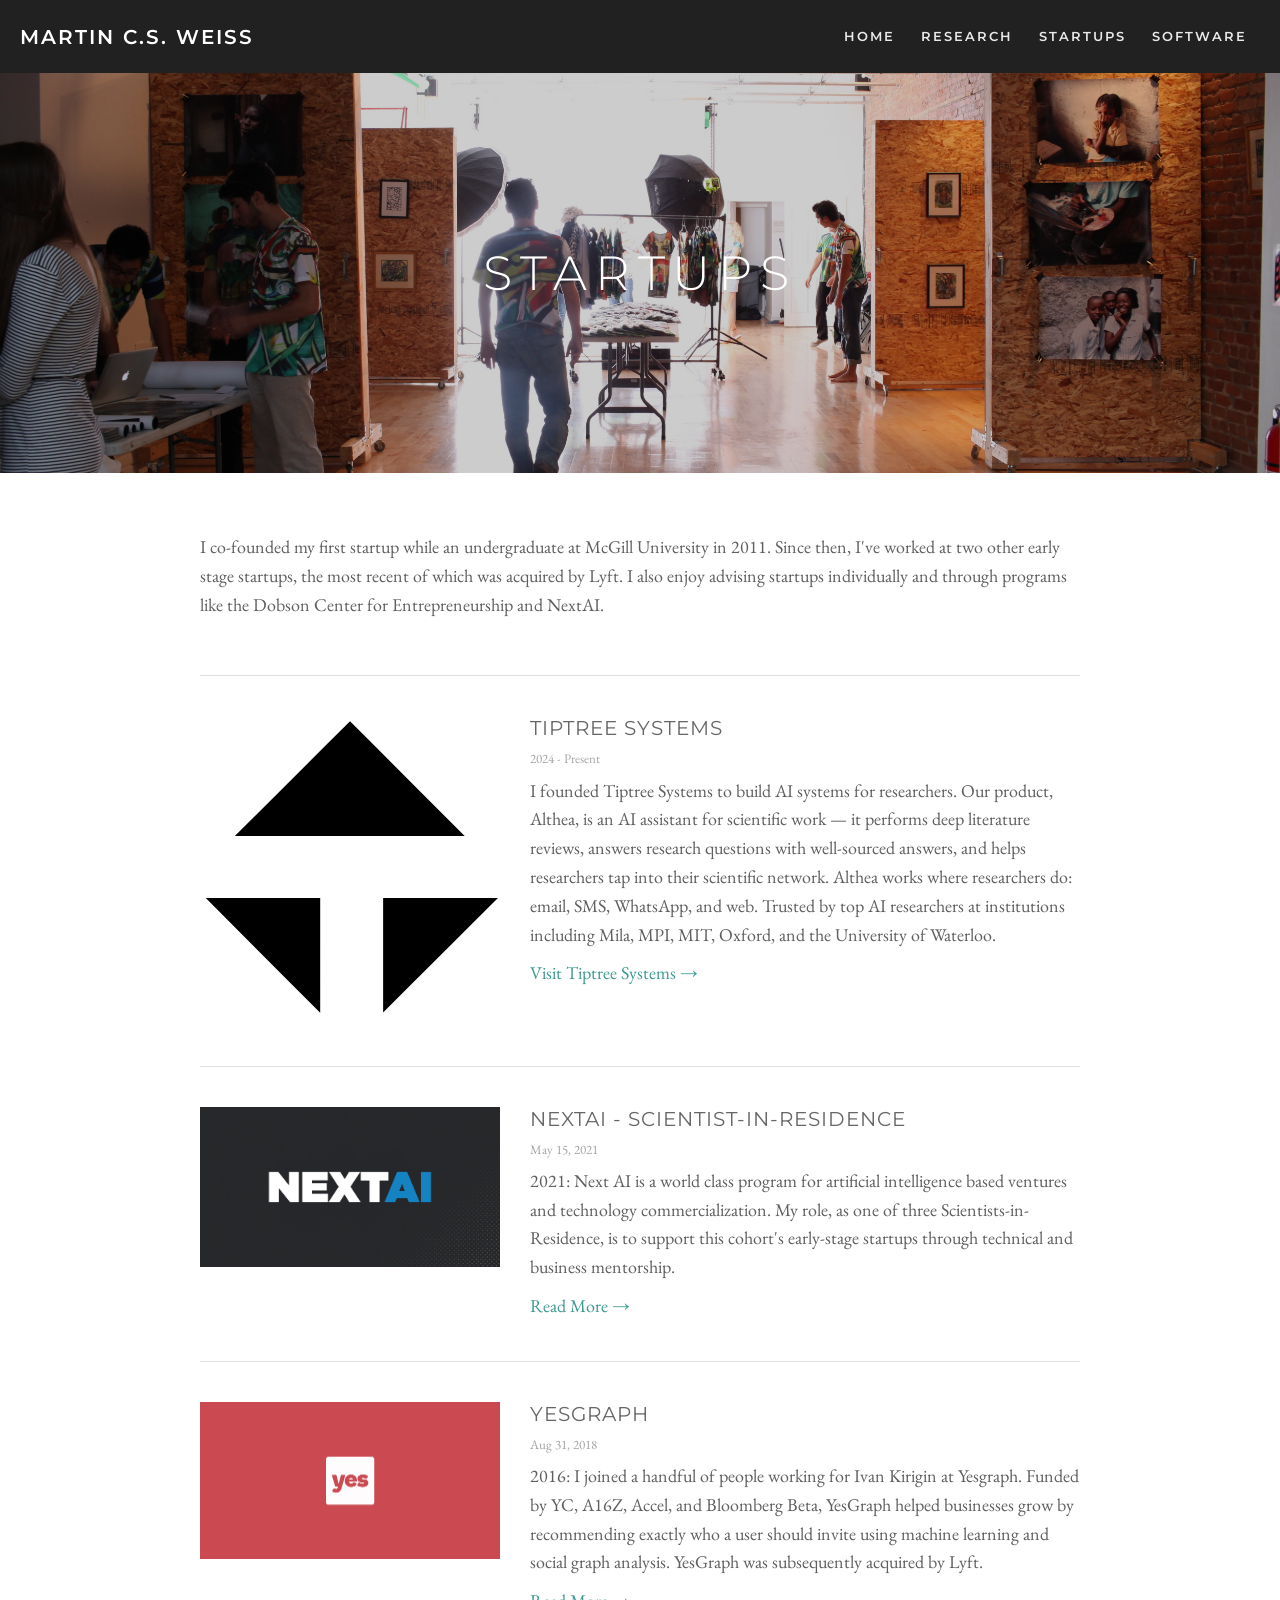
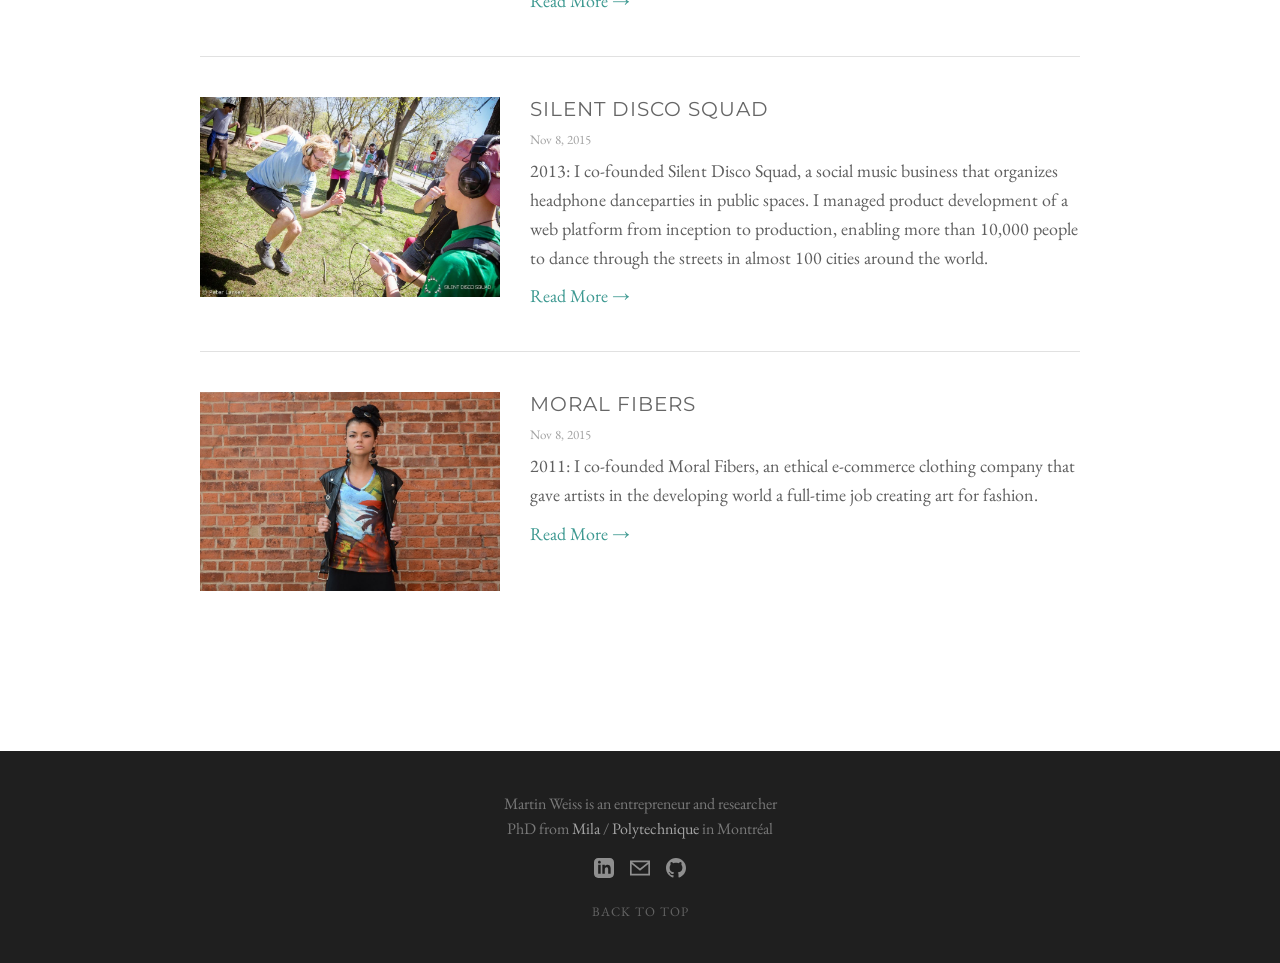
<file: startups.html>
<!DOCTYPE html>
<html lang="en">
<head>
  <meta charset="UTF-8">
  <meta name="viewport" content="width=device-width, initial-scale=1.0">
  <title>Startups — Martin C.S. Weiss</title>
  <link rel="stylesheet" href="css/style.css">
</head>
<body>

  <!-- Header -->
  <header class="site-header" id="header">
    <a href="/" class="site-title">Martin C.S. Weiss</a>
    <button class="menu-toggle" onclick="document.querySelector('.site-header nav').classList.toggle('open')">
      <span></span><span></span><span></span>
    </button>
    <nav>
      <a href="/">Home</a>
      <a href="/research">Research</a>
      <a href="/startups">Startups</a>
      <a href="/software">Software</a>
    </nav>
  </header>

  <!-- Banner -->
  <div class="banner">
    <img src="images/startups-banner.jpg" alt="Startups banner">
    <div class="banner-overlay">
      <h1 class="banner-title">Startups</h1>
    </div>
  </div>

  <!-- Page Content -->
  <div class="page-content">

    <!-- Intro -->
    <div class="startups-intro">
      <p>I co-founded my first startup while an undergraduate at McGill University in 2011. Since then, I've worked at two other early stage startups, the most recent of which was acquired by Lyft. I also enjoy advising startups individually and through programs like the Dobson Center for Entrepreneurship and NextAI.</p>
    </div>

    <!-- Tiptree Systems -->
    <div class="startup-entry">
      <div class="entry-image">
        <img src="images/tiptree.svg" alt="Tiptree Systems">
      </div>
      <div class="entry-content">
        <h2 class="entry-title">Tiptree Systems</h2>
        <div class="entry-date">2024 - Present</div>
        <p class="entry-excerpt">I founded Tiptree Systems to build AI systems for researchers. Our product, Althea, is an AI assistant for scientific work — it performs deep literature reviews, answers research questions with well-sourced answers, and helps researchers tap into their scientific network. Althea works where researchers do: email, SMS, WhatsApp, and web. Trusted by top AI researchers at institutions including Mila, MPI, MIT, Oxford, and the University of Waterloo.</p>
        <a href="https://tiptreesystems.com/" class="read-more">Visit Tiptree Systems →</a>
      </div>
    </div>

    <!-- NextAI -->
    <div class="startup-entry">
      <div class="entry-image">
        <img src="images/nextai.png" alt="NextAI - Scientist-in-Residence">
      </div>
      <div class="entry-content">
        <h2 class="entry-title">NextAI - Scientist-in-Residence</h2>
        <div class="entry-date">May 15, 2021</div>
        <p class="entry-excerpt">2021: Next AI is a world class program for artificial intelligence based ventures and technology commercialization. My role, as one of three Scientists-in-Residence, is to support this cohort's early-stage startups through technical and business mentorship.</p>
        <a href="/startups-1/2021/5/15/nextai-scientist-in-residence" class="read-more">Read More →</a>
      </div>
    </div>

    <!-- YesGraph -->
    <div class="startup-entry">
      <div class="entry-image">
        <img src="images/yesgraph.png" alt="YesGraph">
      </div>
      <div class="entry-content">
        <h2 class="entry-title">YesGraph</h2>
        <div class="entry-date">Aug 31, 2018</div>
        <p class="entry-excerpt">2016: I joined a handful of people working for Ivan Kirigin at Yesgraph. Funded by YC, A16Z, Accel, and Bloomberg Beta, YesGraph helped businesses grow by recommending exactly who a user should invite using machine learning and social graph analysis. YesGraph was subsequently acquired by Lyft.</p>
        <a href="/startups-1/2018/8/31/yesgraph" class="read-more">Read More →</a>
      </div>
    </div>

    <!-- Silent Disco Squad -->
    <div class="startup-entry">
      <div class="entry-image">
        <img src="images/sds-startup.jpeg" alt="Silent Disco Squad">
      </div>
      <div class="entry-content">
        <h2 class="entry-title">Silent Disco Squad</h2>
        <div class="entry-date">Nov 8, 2015</div>
        <p class="entry-excerpt">2013: I co-founded Silent Disco Squad, a social music business that organizes headphone danceparties in public spaces. I managed product development of a web platform from inception to production, enabling more than 10,000 people to dance through the streets in almost 100 cities around the world.</p>
        <a href="/startups-1/2015/11/8/silent-disco-squad" class="read-more">Read More →</a>
      </div>
    </div>

    <!-- Moral Fibers -->
    <div class="startup-entry">
      <div class="entry-image">
        <img src="images/moral-fibers.jpeg" alt="Moral Fibers">
      </div>
      <div class="entry-content">
        <h2 class="entry-title">Moral Fibers</h2>
        <div class="entry-date">Nov 8, 2015</div>
        <p class="entry-excerpt">2011: I co-founded Moral Fibers, an ethical e-commerce clothing company that gave artists in the developing world a full-time job creating art for fashion.</p>
        <a href="/startups-1/2015/11/8/moral-fibers" class="read-more">Read More →</a>
      </div>
    </div>

  </div>

  <!-- Footer -->
  <footer class="site-footer">
    <div>Martin Weiss is an entrepreneur and researcher</div>
    <div>PhD from <a href="https://mila.quebec/">Mila</a> / <a href="https://polymtl.ca/">Polytechnique</a> in Montréal</div>
    <div class="footer-social">
      <a href="https://www.linkedin.com/in/martin-weiss-6240703a" title="LinkedIn">
        <svg viewBox="0 0 24 24"><path d="M19 0h-14c-2.761 0-5 2.239-5 5v14c0 2.761 2.239 5 5 5h14c2.762 0 5-2.239 5-5v-14c0-2.761-2.238-5-5-5zm-11 19h-3v-11h3v11zm-1.5-12.268c-.966 0-1.75-.79-1.75-1.764s.784-1.764 1.75-1.764 1.75.79 1.75 1.764-.783 1.764-1.75 1.764zm13.5 12.268h-3v-5.604c0-3.368-4-3.113-4 0v5.604h-3v-11h3v1.765c1.396-2.586 7-2.777 7 2.476v6.759z"/></svg>
      </a>
      <a href="mailto:Martin.clyde.weiss@gmail.com" title="Email">
        <svg viewBox="0 0 24 24"><path d="M0 3v18h24v-18h-24zm21.518 2l-9.518 7.713-9.518-7.713h19.036zm-19.518 14v-11.817l10 8.104 10-8.104v11.817h-20z"/></svg>
      </a>
      <a href="https://github.com/mweiss17" title="GitHub">
        <svg viewBox="0 0 24 24"><path d="M12 0c-6.626 0-12 5.373-12 12 0 5.302 3.438 9.8 8.207 11.387.599.111.793-.261.793-.577v-2.234c-3.338.726-4.033-1.416-4.033-1.416-.546-1.387-1.333-1.756-1.333-1.756-1.089-.745.083-.729.083-.729 1.205.084 1.839 1.237 1.839 1.237 1.07 1.834 2.807 1.304 3.492.997.107-.775.418-1.305.762-1.604-2.665-.305-5.467-1.334-5.467-5.931 0-1.311.469-2.381 1.236-3.221-.124-.303-.535-1.524.117-3.176 0 0 1.008-.322 3.301 1.23.957-.266 1.983-.399 3.003-.404 1.02.005 2.047.138 3.006.404 2.291-1.552 3.297-1.23 3.297-1.23.653 1.653.242 2.874.118 3.176.77.84 1.235 1.911 1.235 3.221 0 4.609-2.807 5.624-5.479 5.921.43.372.823 1.102.823 2.222v3.293c0 .319.192.694.801.576 4.765-1.589 8.199-6.086 8.199-11.386 0-6.627-5.373-12-12-12z"/></svg>
      </a>
    </div>
    <a href="#header" class="back-to-top">Back to Top</a>
  </footer>

</body>
</html>
</file>
<file: css/style.css>
/* ========================================
   Martin C.S. Weiss - Static Site Styles
   Pixel-perfect replica of Squarespace site
   ======================================== */

/* Google Fonts - matching Squarespace typekit fonts */
@import url('https://fonts.googleapis.com/css2?family=EB+Garamond:ital,wght@0,400;0,500;0,600;0,700;1,400;1,500&family=Montserrat:wght@400;500;600;700&family=PT+Sans:wght@400;700&display=swap');

/* ----------------------------------------
   CSS Reset & Base
   ---------------------------------------- */
*, *::before, *::after {
  box-sizing: border-box;
}

html {
  -webkit-font-smoothing: antialiased;
  -moz-osx-font-smoothing: grayscale;
}

body {
  margin: 0;
  padding: 0;
  font-family: 'EB Garamond', 'adobe-garamond-pro', Georgia, 'Times New Roman', serif;
  font-size: 18px;
  font-weight: 400;
  line-height: 1.6;
  color: rgba(26, 26, 26, 0.7);
  background-color: #fff;
}

a {
  color: rgb(61, 153, 145);
  text-decoration: none;
}

a:hover {
  opacity: 0.8;
}

img {
  max-width: 100%;
  height: auto;
  display: block;
}

h1, h2, h3, h4 {
  margin: 0;
  padding: 0;
}

p {
  margin: 0 0 16px;
}

ul {
  margin: 0;
  padding: 0;
  list-style: none;
}

/* ----------------------------------------
   Header / Navigation Bar (subpages)
   ---------------------------------------- */
.site-header {
  background-color: rgb(33, 33, 33);
  padding: 0 20px;
  height: 73px;
  display: flex;
  align-items: center;
  justify-content: space-between;
  position: relative;
  z-index: 100;
}

.site-header .site-title {
  font-family: 'Montserrat', 'proxima-nova', 'Helvetica Neue', Helvetica, Arial, sans-serif;
  font-size: 20px;
  font-weight: 600;
  letter-spacing: 2px;
  text-transform: uppercase;
  color: #fff;
  text-decoration: none;
  line-height: 20px;
}

.site-header .site-title:hover {
  opacity: 0.8;
}

.site-header nav {
  display: flex;
  align-items: center;
  gap: 0;
}

.site-header nav a {
  font-family: 'Montserrat', 'proxima-nova', 'Helvetica Neue', Helvetica, Arial, sans-serif;
  font-size: 13px;
  font-weight: 600;
  letter-spacing: 2px;
  text-transform: uppercase;
  color: rgba(255, 255, 255, 0.9);
  text-decoration: none;
  padding: 9.75px 13px;
  display: block;
  line-height: 13px;
}

.site-header nav a:hover {
  color: #fff;
}

.site-header nav .dropdown {
  position: relative;
}

.site-header nav .dropdown-menu {
  display: none;
  position: absolute;
  top: 100%;
  left: 0;
  background: rgb(33, 33, 33);
  min-width: 180px;
  padding: 8px 0;
  z-index: 200;
}

.site-header nav .dropdown:hover .dropdown-menu {
  display: block;
}

.site-header nav .dropdown-menu a {
  padding: 8px 20px;
  font-size: 12px;
  white-space: nowrap;
}

/* Mobile hamburger menu */
.menu-toggle {
  display: none;
  background: none;
  border: none;
  cursor: pointer;
  padding: 10px;
}

.menu-toggle span {
  display: block;
  width: 24px;
  height: 2px;
  background: #fff;
  margin: 5px 0;
  transition: 0.3s;
}

/* ----------------------------------------
   Homepage-specific styles
   ---------------------------------------- */
.homepage {
  text-align: center;
}

.homepage .homepage-layout {
  display: flex;
  flex-direction: column;
}

.homepage .hero-image {
  width: 100%;
  height: 55vw;
  max-height: 550px;
  overflow: hidden;
}

.homepage .hero-image img {
  width: 100%;
  height: 100%;
  object-fit: cover;
  object-position: 45% 0%;
  display: block;
}

.homepage .content-block {
  width: 500px;
  max-width: calc(100% - 40px);
  margin: 0 auto;
  padding: 0;
  text-align: left;
}

@media (min-width: 1000px) {
  .homepage .homepage-layout {
    flex-direction: row;
    min-height: 100vh;
  }

  .homepage .hero-image {
    flex: 1;
    height: auto;
    max-height: none;
  }

  .homepage .content-block {
    flex: 0 0 500px;
    width: 500px;
    max-width: 500px;
    margin: 0;
    padding: 60px 40px;
    display: flex;
    flex-direction: column;
    justify-content: center;
  }
}

.homepage .name-title {
  font-family: 'Times New Roman', Times, serif;
  font-size: 45px;
  font-weight: 700;
  line-height: 45px;
  letter-spacing: 3.6px;
  text-transform: uppercase;
  color: rgb(51, 51, 51);
  margin: 36px 0 0;
  display: inline-block;
}

.homepage .subtitle {
  font-family: 'Times New Roman', Times, serif;
  font-size: 18px;
  font-weight: 400;
  line-height: 18px;
  letter-spacing: 5.04px;
  text-transform: uppercase;
  color: rgb(51, 51, 51);
  margin: 12px 0 0;
}

.homepage .bio {
  margin-top: 36px;
}

.homepage .bio p {
  font-family: 'Times New Roman', Times, serif;
  font-size: 16px;
  font-weight: 400;
  line-height: 22.4px;
  letter-spacing: 0.16px;
  color: rgba(51, 51, 51, 0.6);
  margin-bottom: 16px;
}

.homepage .bio a {
  color: rgba(51, 51, 51, 0.6);
  text-decoration: underline;
}

.homepage .bio a:hover {
  color: rgb(51, 51, 51);
}

/* Homepage bottom nav */
.homepage .bottom-nav {
  display: flex;
  align-items: center;
  justify-content: center;
  flex-wrap: wrap;
  margin: 36px 0 24px;
  gap: 0;
}

.homepage .bottom-nav a {
  font-family: 'PT Sans', sans-serif;
  font-size: 12px;
  font-weight: 400;
  line-height: 12px;
  letter-spacing: 3.36px;
  text-transform: uppercase;
  color: rgb(51, 51, 51);
  text-decoration: none;
  padding: 9.6px 7.2px;
}

.homepage .bottom-nav a:hover {
  opacity: 0.7;
}

/* Homepage social icons */
.homepage .social-icons {
  display: inline-flex;
  align-items: center;
  gap: 8px;
  margin-left: 8px;
  vertical-align: middle;
}

.homepage .social-icons a {
  color: rgb(51, 51, 51);
  display: flex;
  align-items: center;
  justify-content: center;
  width: 24px;
  height: 24px;
}

.homepage .social-icons a:hover {
  opacity: 0.7;
}

.homepage .social-icons svg {
  width: 20px;
  height: 20px;
  fill: currentColor;
}

/* ----------------------------------------
   Subpage Common Layout
   ---------------------------------------- */
.page-content {
  max-width: 960px;
  margin: 0 auto;
  padding: 60px 40px 80px;
}

/* ----------------------------------------
   Banner / Hero Image (Startups, Software, Mixing)
   ---------------------------------------- */
.banner {
  position: relative;
  width: 100%;
  height: 400px;
  overflow: hidden;
  background: rgb(31, 31, 31);
}

.banner img {
  width: 100%;
  height: 100%;
  object-fit: cover;
  object-position: center;
}

.banner .banner-overlay {
  position: absolute;
  top: 0;
  left: 0;
  right: 0;
  bottom: 0;
  display: flex;
  align-items: center;
  justify-content: center;
  background: rgba(0, 0, 0, 0.2);
}

.banner .banner-title {
  font-family: 'Montserrat', 'proxima-nova', sans-serif;
  font-size: 48px;
  font-weight: 300;
  letter-spacing: 8px;
  text-transform: uppercase;
  color: #fff;
  text-align: center;
}

/* Software banner with quote overlay */
.banner .banner-quote {
  font-family: 'EB Garamond', Georgia, serif;
  font-size: 31px;
  font-weight: 600;
  line-height: 1.5;
  letter-spacing: 1px;
  color: #fff;
  text-align: center;
  max-width: 700px;
  padding: 0 40px;
}

.banner .banner-quote cite {
  display: block;
  margin-top: 12px;
  font-style: normal;
  font-size: 20px;
  font-weight: 400;
}

.banner .banner-quote cite em {
  font-style: italic;
}

/* ----------------------------------------
   Research Page
   ---------------------------------------- */
.research-intro {
  text-align: center;
  margin-bottom: 60px;
}

.research-intro h2 {
  font-family: 'EB Garamond', Georgia, serif;
  font-size: 36px;
  font-weight: 400;
  font-style: italic;
  line-height: 1.3;
  color: rgba(26, 26, 26, 0.9);
  margin-bottom: 24px;
}

.research-intro p {
  font-family: 'EB Garamond', Georgia, serif;
  font-size: 18px;
  line-height: 1.6;
  color: rgba(26, 26, 26, 0.7);
  max-width: 800px;
  margin: 0 auto;
}

.research-grid {
  display: grid;
  grid-template-columns: 1fr 1fr;
  gap: 40px;
  margin-bottom: 60px;
}

.research-section {
  margin-bottom: 60px;
}

.research-section h2 {
  font-family: 'Montserrat', 'proxima-nova', sans-serif;
  font-size: 16px;
  font-weight: 600;
  letter-spacing: 2px;
  text-transform: uppercase;
  color: rgb(51, 51, 51);
  margin-bottom: 16px;
}

.research-section p {
  font-family: 'EB Garamond', Georgia, serif;
  font-size: 18px;
  line-height: 1.6;
  color: rgba(26, 26, 26, 0.7);
  margin-bottom: 16px;
}

.research-section .publications {
  list-style: disc;
  padding-left: 20px;
}

.research-section .publications li {
  margin-bottom: 8px;
  list-style: disc;
}

.research-section .publications a {
  font-family: 'EB Garamond', Georgia, serif;
  font-size: 18px;
  color: rgb(61, 153, 145);
}

.research-section img {
  width: 100%;
  margin-bottom: 24px;
}

/* Full-width image between research sections */
.research-full-image {
  width: 100%;
  margin: 40px 0;
}

.research-full-image img {
  width: 100%;
}

/* ----------------------------------------
   Startups Page - Blog/Card Style
   ---------------------------------------- */
.startups-intro {
  margin-bottom: 40px;
  padding-bottom: 40px;
  border-bottom: 1px solid #e1e1e1;
}

.startups-intro p {
  font-family: 'EB Garamond', Georgia, serif;
  font-size: 18px;
  line-height: 1.6;
  color: rgba(26, 26, 26, 0.7);
}

.startup-entry {
  display: flex;
  gap: 30px;
  margin-bottom: 40px;
  padding-bottom: 40px;
  border-bottom: 1px solid #e1e1e1;
}

.startup-entry:last-child {
  border-bottom: none;
}

.startup-entry .entry-image {
  flex: 0 0 300px;
  max-width: 300px;
}

.startup-entry .entry-image img {
  width: 100%;
  height: auto;
}

.startup-entry .entry-content {
  flex: 1;
}

.startup-entry .entry-title {
  font-family: 'Montserrat', 'proxima-nova', 'Helvetica Neue', Helvetica, Arial, sans-serif;
  font-size: 20px;
  font-weight: 400;
  letter-spacing: 1px;
  text-transform: uppercase;
  color: rgb(102, 102, 102);
  margin-bottom: 10px;
  line-height: 24px;
}

.startup-entry .entry-date {
  font-family: 'EB Garamond', Georgia, serif;
  font-size: 13px;
  color: rgba(26, 26, 26, 0.4);
  line-height: 1.4;
  margin-bottom: 8px;
}

.startup-entry .entry-excerpt {
  font-family: 'EB Garamond', Georgia, serif;
  font-size: 18px;
  line-height: 1.6;
  color: rgba(26, 26, 26, 0.7);
  margin-bottom: 10px;
}

.startup-entry .read-more {
  font-family: 'EB Garamond', Georgia, serif;
  font-size: 18px;
  color: rgb(61, 153, 145);
  text-decoration: none;
}

.startup-entry .read-more:hover {
  opacity: 0.7;
}

/* ----------------------------------------
   Software Page
   ---------------------------------------- */
.software-project {
  margin-bottom: 60px;
  text-align: center;
}

.software-project h2 {
  font-family: 'Montserrat', 'proxima-nova', sans-serif;
  font-size: 25px;
  font-weight: 600;
  line-height: 30px;
  letter-spacing: 1.25px;
  text-transform: uppercase;
  color: rgb(74, 74, 74);
  margin-bottom: 24px;
  text-align: center;
}

.software-project .project-image {
  margin-bottom: 24px;
}

.software-project .project-image img {
  max-width: 100%;
  margin: 0 auto;
}

.software-project .project-details {
  text-align: left;
  max-width: 700px;
  margin: 0 auto;
}

.software-project .project-details p {
  font-family: 'EB Garamond', Georgia, serif;
  font-size: 18px;
  line-height: 1.6;
  color: rgba(26, 26, 26, 0.7);
}

.software-project .project-details strong {
  font-weight: 700;
  color: rgba(26, 26, 26, 0.85);
}

.software-project .project-links {
  margin-top: 12px;
}

.software-project .project-links a {
  font-family: 'EB Garamond', Georgia, serif;
  font-size: 18px;
  color: rgb(61, 153, 145);
  margin-right: 16px;
}

/* ----------------------------------------
   Music / Blog Pages (Production + Mixing)
   ---------------------------------------- */
.blog-list {
  max-width: 600px;
  margin: 0 auto;
}

.blog-entry {
  margin-bottom: 60px;
}

.blog-entry .entry-date {
  font-family: 'EB Garamond', Georgia, serif;
  font-size: 13px;
  color: rgba(26, 26, 26, 0.4);
  line-height: 1.4;
  margin-bottom: 4px;
}

.blog-entry .entry-title {
  font-family: 'EB Garamond', Georgia, serif;
  font-size: 32px;
  font-weight: 400;
  line-height: 1.2;
  color: rgba(26, 26, 26, 0.9);
  margin: 12px 0;
}

.blog-entry .entry-separator {
  width: 30px;
  height: 1px;
  background: rgba(26, 26, 26, 0.15);
  margin: 16px 0;
}

.blog-entry .soundcloud-embed {
  width: 100%;
  margin-top: 16px;
}

.blog-entry .soundcloud-embed iframe {
  width: 100%;
  height: 400px;
  border: none;
}

.blog-entry .audio-player {
  margin-top: 16px;
}

.blog-entry audio {
  width: 100%;
}

.blog-entry .tracklist {
  font-family: 'EB Garamond', Georgia, serif;
  font-size: 16px;
  line-height: 1.8;
  color: rgba(26, 26, 26, 0.6);
  margin-top: 16px;
  white-space: pre-line;
}

/* ----------------------------------------
   Photos Gallery Page
   ---------------------------------------- */
.gallery-grid {
  display: flex;
  flex-wrap: wrap;
  gap: 8px;
  justify-content: center;
}

.gallery-grid .gallery-item {
  flex: 0 0 calc(33.333% - 6px);
  max-width: calc(33.333% - 6px);
  overflow: hidden;
}

.gallery-grid .gallery-item img {
  width: 100%;
  height: 100%;
  object-fit: cover;
  display: block;
  cursor: pointer;
  transition: opacity 0.2s;
}

.gallery-grid .gallery-item img:hover {
  opacity: 0.85;
}

.gallery-grid .gallery-item .caption {
  font-family: 'EB Garamond', Georgia, serif;
  font-size: 14px;
  color: rgba(26, 26, 26, 0.5);
  text-align: center;
  padding: 8px 4px;
}

/* ----------------------------------------
   Footer (subpages)
   ---------------------------------------- */
.site-footer {
  background: rgb(31, 31, 31);
  padding: 40px 20px;
  text-align: center;
  color: rgba(255, 255, 255, 0.4);
  font-family: 'EB Garamond', Georgia, serif;
  font-size: 16px;
  line-height: 1.6;
}

.site-footer a {
  color: rgba(255, 255, 255, 0.6);
  text-decoration: none;
}

.site-footer a:hover {
  color: rgba(255, 255, 255, 0.9);
}

.site-footer .footer-social {
  display: flex;
  align-items: center;
  justify-content: center;
  gap: 16px;
  margin-top: 16px;
}

.site-footer .footer-social a {
  color: rgba(255, 255, 255, 0.5);
  display: flex;
  align-items: center;
  justify-content: center;
}

.site-footer .footer-social svg {
  width: 20px;
  height: 20px;
  fill: currentColor;
}

.site-footer .back-to-top {
  display: inline-block;
  margin-top: 24px;
  font-size: 13px;
  letter-spacing: 1px;
  text-transform: uppercase;
  color: rgba(255, 255, 255, 0.3);
}

/* ----------------------------------------
   Responsive
   ---------------------------------------- */
@media (max-width: 900px) {
  .research-grid {
    grid-template-columns: 1fr;
  }

  .startup-entry {
    flex-direction: column;
  }

  .startup-entry .entry-image {
    flex: none;
    max-width: 100%;
  }

  .gallery-grid .gallery-item {
    flex: 0 0 calc(50% - 4px);
    max-width: calc(50% - 4px);
  }
}

@media (max-width: 768px) {
  .site-header nav {
    display: none;
  }

  .menu-toggle {
    display: block;
  }

  .site-header nav.open {
    display: flex;
    flex-direction: column;
    position: absolute;
    top: 73px;
    left: 0;
    right: 0;
    background: rgb(33, 33, 33);
    padding: 20px;
    z-index: 200;
  }

  .homepage .name-title {
    font-size: 32px;
    line-height: 32px;
    letter-spacing: 2.5px;
  }

  .homepage .subtitle {
    font-size: 14px;
    letter-spacing: 3.9px;
  }

  .homepage .content-block {
    padding: 0 24px;
  }

  .page-content {
    padding: 40px 24px 60px;
  }

  .banner {
    height: 250px;
  }

  .banner .banner-title {
    font-size: 32px;
    letter-spacing: 5px;
  }

  .banner .banner-quote {
    font-size: 22px;
  }

  .software-project h2 {
    font-size: 18px;
  }

  .blog-entry .entry-title {
    font-size: 24px;
  }
}

@media (max-width: 480px) {
  .gallery-grid .gallery-item {
    flex: 0 0 100%;
    max-width: 100%;
  }

  .homepage .bottom-nav {
    flex-direction: column;
    gap: 4px;
  }

  .homepage .social-icons {
    display: flex;
    margin: 16px 0;
  }
}
</file>
